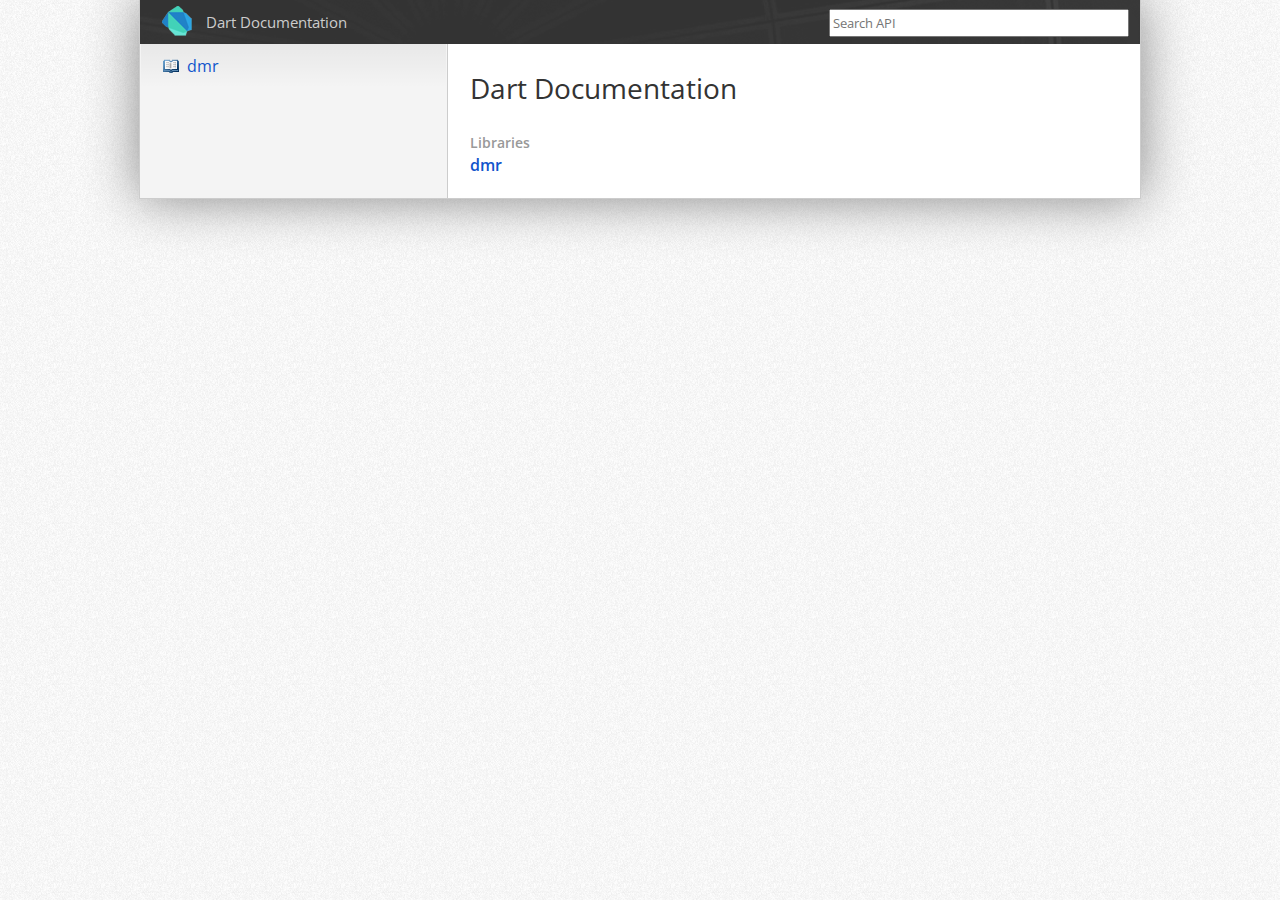
<file: index.html>
<!DOCTYPE html>
        <html>
        <head>
                <meta charset="utf-8">
        <title>Dart Documentation / Dart Documentation</title>
        <link rel="stylesheet" type="text/css"
            href="styles.css">
        <link href="//fonts.googleapis.com/css?family=Open+Sans:400,600,700,800" rel="stylesheet" type="text/css">
        <link rel="shortcut icon" href="favicon.ico">
        
        </head>
        <body>
        <div class="page">
        <div class="header">
          <a href="index.html"><div class="logo"></div></a>
          <a href="index.html">Dart Documentation</a>
                <div id="search-box">
          <input type="search" name="q" id="q" autocomplete="off"
              class="search-input" placeholder="Search API">
        </div>
        
      </div>
      <div class="drop-down" id="drop-down"></div>
      
        <div class="nav">
        
</div>
<div class="content">
<h2>Dart Documentation</h2>
<h3>Libraries</h3>
<h4><a href="dmr.html">dmr</a></h4>
        </div>
        <div class="clear"></div>
        </div>
        <div class="footer">
          
        </div>
        <script async src="client-live-nav.js"></script>
        </body></html>
</file>
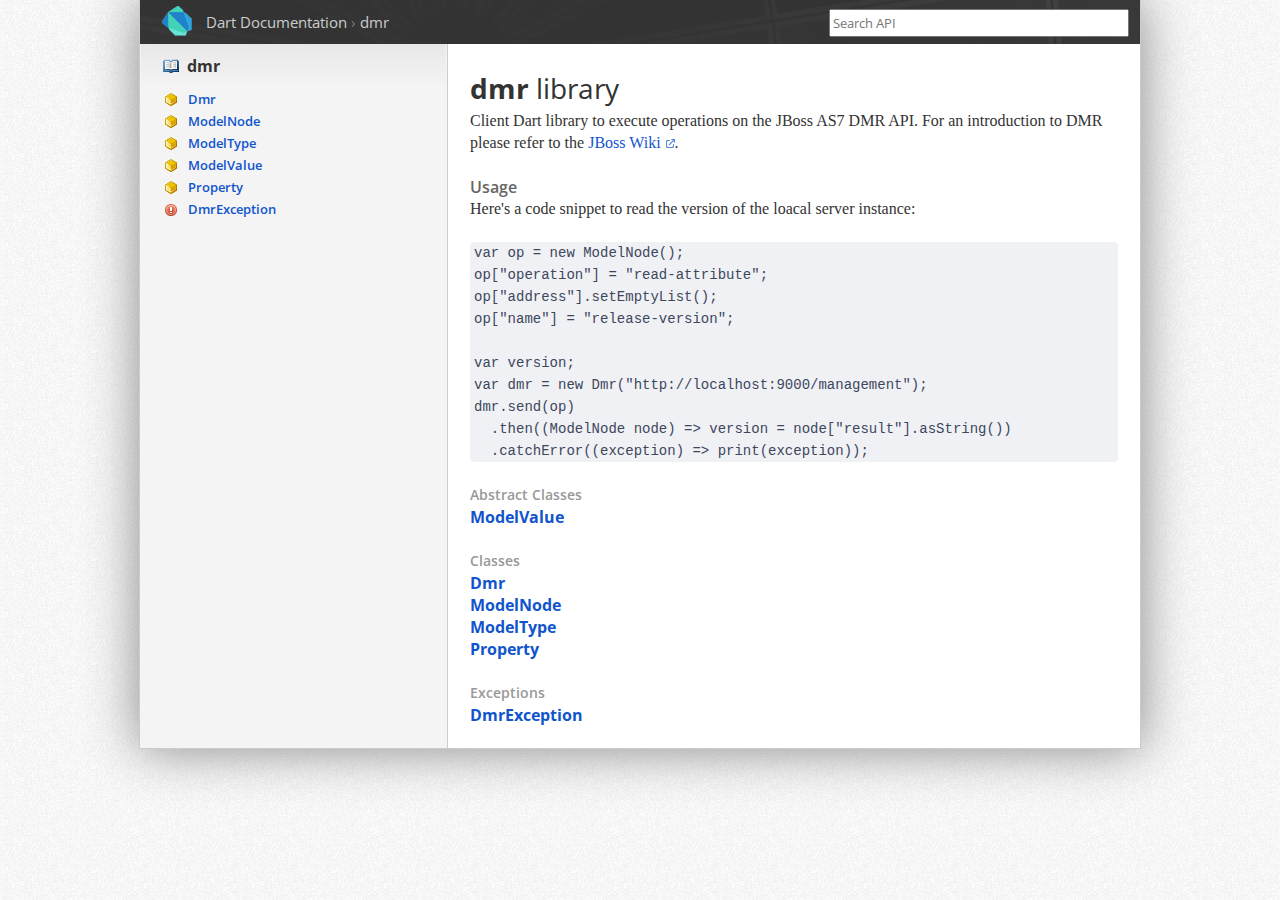
<file: dmr.html>
<!DOCTYPE html>
        <html>
        <head>
                <meta charset="utf-8">
        <title>dmr Library / Dart Documentation</title>
        <link rel="stylesheet" type="text/css"
            href="styles.css">
        <link href="//fonts.googleapis.com/css?family=Open+Sans:400,600,700,800" rel="stylesheet" type="text/css">
        <link rel="shortcut icon" href="favicon.ico">
        
        </head>
        <body data-library="dmr">
        <div class="page">
        <div class="header">
          <a href="index.html"><div class="logo"></div></a>
          <a href="index.html">Dart Documentation</a>
         &rsaquo; <a href="dmr.html">dmr</a>        <div id="search-box">
          <input type="search" name="q" id="q" autocomplete="off"
              class="search-input" placeholder="Search API">
        </div>
        
      </div>
      <div class="drop-down" id="drop-down"></div>
      
        <div class="nav">
        
</div>
<div class="content">
<h2><strong>dmr</strong> library</h2>
<div class="doc"><p>Client Dart library to execute operations on the JBoss AS7 DMR API.
For an introduction to DMR please refer to the <a href="https://docs.jboss.org/author/display/AS7/Detyped+management+and+the+jboss-dmr+library">JBoss Wiki</a>.</p>
<h2>Usage</h2>
<p>Here's a code snippet to read the version of the loacal server instance:</p>
<pre><code>var op = new ModelNode();
op["operation"] = "read-attribute";
op["address"].setEmptyList();
op["name"] = "release-version";

var version;
var dmr = new Dmr("http://localhost:9000/management");
dmr.send(op)
  .then((ModelNode node) =&gt; version = node["result"].asString())
  .catchError((exception) =&gt; print(exception));
</code></pre></div>
<div>
<h3>Abstract Classes</h3>
          <div class="type">
          <h4>
            <a href="dmr/ModelValue.html"><strong>ModelValue</strong></a>
          </h4>
          </div>
          
</div>
<div>
<h3>Classes</h3>
          <div class="type">
          <h4>
            <a href="dmr/Dmr.html"><strong>Dmr</strong></a>
          </h4>
          </div>
          
          <div class="type">
          <h4>
            <a href="dmr/ModelNode.html"><strong>ModelNode</strong></a>
          </h4>
          </div>
          
          <div class="type">
          <h4>
            <a href="dmr/ModelType.html"><strong>ModelType</strong></a>
          </h4>
          </div>
          
          <div class="type">
          <h4>
            <a href="dmr/Property.html"><strong>Property</strong></a>
          </h4>
          </div>
          
</div>
<div>
<h3>Exceptions</h3>
          <div class="type">
          <h4>
            <a href="dmr/DmrException.html"><strong>DmrException</strong></a>
          </h4>
          </div>
          
</div>
        </div>
        <div class="clear"></div>
        </div>
        <div class="footer">
          
        </div>
        <script async src="client-live-nav.js"></script>
        </body></html>
</file>
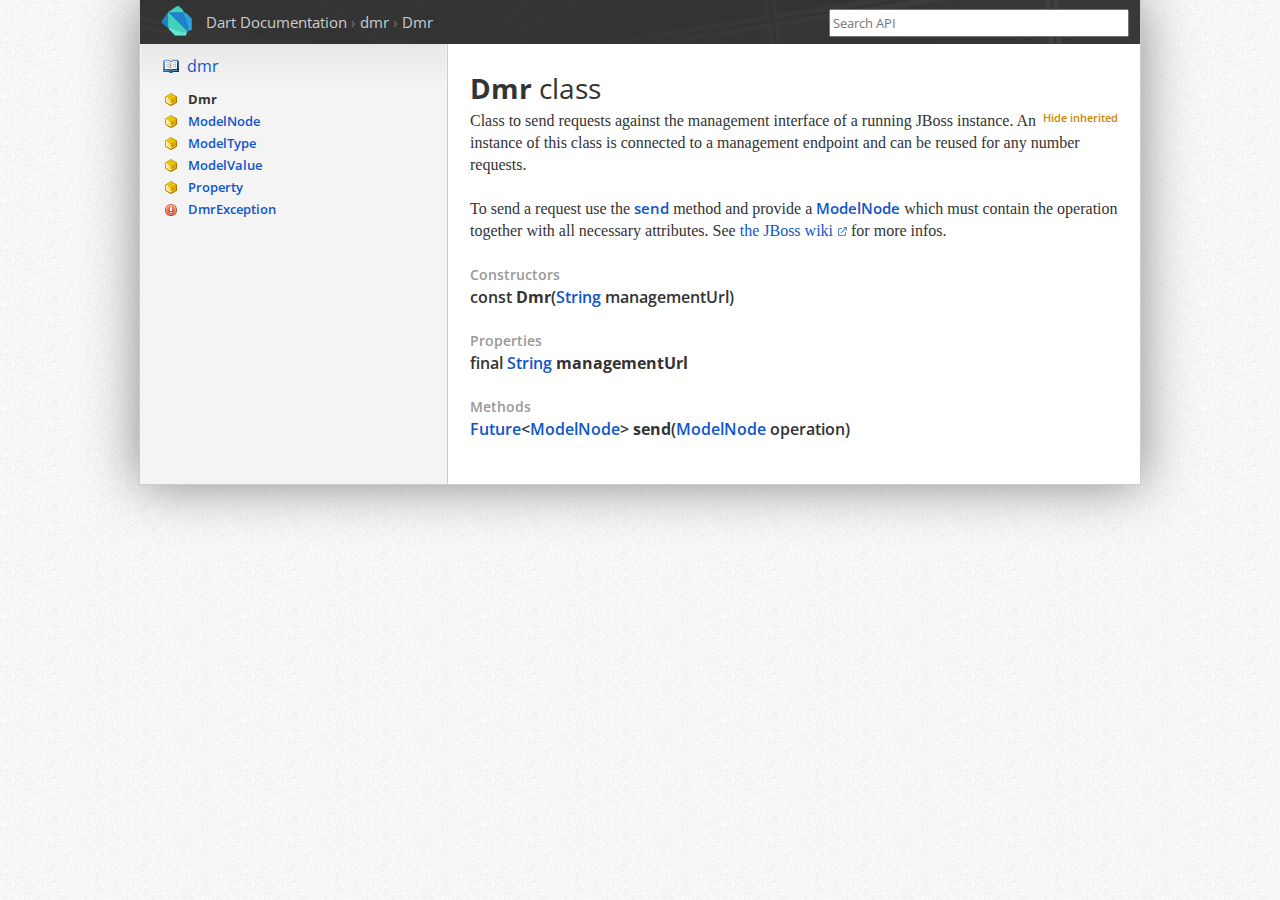
<file: dmr/Dmr.html>
<!DOCTYPE html>
        <html>
        <head>
                <meta charset="utf-8">
        <title>Dmr class / dmr Library / Dart Documentation</title>
        <link rel="stylesheet" type="text/css"
            href="../styles.css">
        <link href="//fonts.googleapis.com/css?family=Open+Sans:400,600,700,800" rel="stylesheet" type="text/css">
        <link rel="shortcut icon" href="../favicon.ico">
        
        </head>
        <body data-library="dmr" data-type="Dmr">
        <div class="page">
        <div class="header">
          <a href="../index.html"><div class="logo"></div></a>
          <a href="../index.html">Dart Documentation</a>
         &rsaquo; <a href="../dmr.html">dmr</a> &rsaquo; <a href="../dmr/Dmr.html">Dmr</a>        <div id="search-box">
          <input type="search" name="q" id="q" autocomplete="off"
              class="search-input" placeholder="Search API">
        </div>
        
      </div>
      <div class="drop-down" id="drop-down"></div>
      
        <div class="nav">
        
</div>
<div class="content">
        <h2><strong>Dmr</strong>
          class
        </h2>
        
<button id="show-inherited" class="show-inherited">Hide inherited</button>
<div class="doc">
<p>Class to send requests against the management interface of a running JBoss 
instance. An instance of this class is connected to a management endpoint 
and can be reused for any number requests. </p>
<p>To send a request use the <a class="crossref" href="../dmr/Dmr.html#send">send</a> method and provide a <a class="crossref" href="../dmr/ModelNode.html">ModelNode</a> which 
must contain the operation together with all necessary attributes. See
<a href="https://docs.jboss.org/author/display/AS72/Management+API+reference">the JBoss wiki</a> for
more infos.</p>
<pre class="source">
class Dmr {

 final String managementUrl;

 const Dmr(this.managementUrl);

 Future&lt;ModelNode&gt; send(ModelNode operation) {
   var completer = new Completer&lt;ModelNode&gt;();
   var httpRequest = new HttpRequest();

   httpRequest.open("POST", managementUrl);
   httpRequest.setRequestHeader("Content-type","application/dmr-encoded");
   httpRequest.setRequestHeader("Accept","application/dmr-encoded");
   httpRequest.withCredentials = true;
   httpRequest.onLoadEnd.listen((e) {
     if (httpRequest.status == 200) {
       try {
         var node = ModelNode.fromBase64(httpRequest.responseText);
         completer.complete(node);
       } catch (e) {
         completer.completeError(new DmrException("Error parsing DMR response: $e"));
       }
     } else if (httpRequest.status == 401) {
       completer.completeError(new DmrException("Authentication required."));
     } else if (httpRequest.status == 503) {
       completer.completeError(new DmrException("Service temporarily unavailable. Is the server is still booting?"));
     } else if (httpRequest.status == 0) {
       completer.completeError(new DmrException("Unable to connect. Server running?"));
     } else {
     completer.completeError(new DmrException("Unknown error: ${httpRequest.status} - ${httpRequest.statusText}"));
     }
   });
   httpRequest.send(operation.toBase64());

   return completer.future;
 }
}
</pre>
</div>
<div>
<h3>Constructors</h3>
<div class="method"><h4 id="Dmr">
<button class="show-code">Code</button>
const <strong>Dmr</strong>(<a href="http://api.dartlang.org/dart_core/String.html">String</a> managementUrl) <a class="anchor-link" href="#Dmr"
              title="Permalink to Dmr.Dmr">#</a></h4>
<div class="doc">
<pre class="source">
const Dmr(this.managementUrl);
</pre>
</div>
</div>
</div>
<div>
<h3>Properties</h3>
<div class="field"><h4 id="managementUrl">
<button class="show-code">Code</button>
final <a href="http://api.dartlang.org/dart_core/String.html">String</a>         <strong>managementUrl</strong> <a class="anchor-link"
            href="#managementUrl"
            title="Permalink to Dmr.managementUrl">#</a>
        </h4>
        <div class="doc">
<pre class="source">
final String managementUrl
</pre>
</div>
</div>
</div>
<div>
<h3>Methods</h3>
<div class="method"><h4 id="send">
<button class="show-code">Code</button>
<a href="http://api.dartlang.org/dart_async/Future.html">Future</a>&lt;<a href="../dmr/ModelNode.html">ModelNode</a>&gt; <strong>send</strong>(<a href="../dmr/ModelNode.html">ModelNode</a> operation) <a class="anchor-link" href="#send"
              title="Permalink to Dmr.send">#</a></h4>
<div class="doc">
<pre class="source">
Future&lt;ModelNode&gt; send(ModelNode operation) {
 var completer = new Completer&lt;ModelNode&gt;();
 var httpRequest = new HttpRequest();

 httpRequest.open("POST", managementUrl);
 httpRequest.setRequestHeader("Content-type","application/dmr-encoded");
 httpRequest.setRequestHeader("Accept","application/dmr-encoded");
 httpRequest.withCredentials = true;
 httpRequest.onLoadEnd.listen((e) {
   if (httpRequest.status == 200) {
     try {
       var node = ModelNode.fromBase64(httpRequest.responseText);
       completer.complete(node);
     } catch (e) {
       completer.completeError(new DmrException("Error parsing DMR response: $e"));
     }
   } else if (httpRequest.status == 401) {
     completer.completeError(new DmrException("Authentication required."));
   } else if (httpRequest.status == 503) {
     completer.completeError(new DmrException("Service temporarily unavailable. Is the server is still booting?"));
   } else if (httpRequest.status == 0) {
     completer.completeError(new DmrException("Unable to connect. Server running?"));
   } else {
   completer.completeError(new DmrException("Unknown error: ${httpRequest.status} - ${httpRequest.statusText}"));
   }
 });
 httpRequest.send(operation.toBase64());

 return completer.future;
}
</pre>
</div>
</div>
</div>
        </div>
        <div class="clear"></div>
        </div>
        <div class="footer">
          
        </div>
        <script async src="../client-live-nav.js"></script>
        </body></html>
</file>
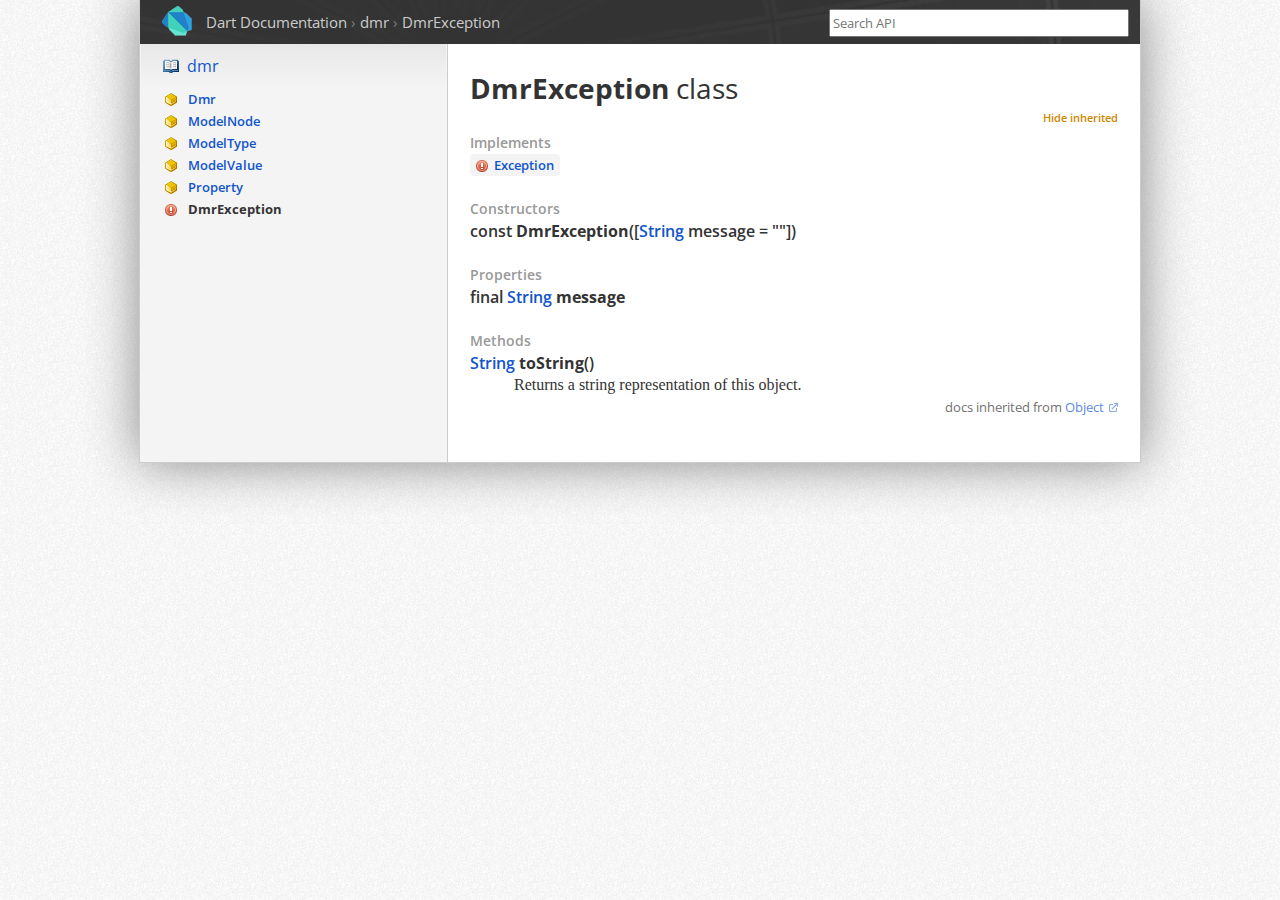
<file: dmr/DmrException.html>
<!DOCTYPE html>
        <html>
        <head>
                <meta charset="utf-8">
        <title>DmrException class / dmr Library / Dart Documentation</title>
        <link rel="stylesheet" type="text/css"
            href="../styles.css">
        <link href="//fonts.googleapis.com/css?family=Open+Sans:400,600,700,800" rel="stylesheet" type="text/css">
        <link rel="shortcut icon" href="../favicon.ico">
        
        </head>
        <body data-library="dmr" data-type="DmrException">
        <div class="page">
        <div class="header">
          <a href="../index.html"><div class="logo"></div></a>
          <a href="../index.html">Dart Documentation</a>
         &rsaquo; <a href="../dmr.html">dmr</a> &rsaquo; <a href="../dmr/DmrException.html">DmrException</a>        <div id="search-box">
          <input type="search" name="q" id="q" autocomplete="off"
              class="search-input" placeholder="Search API">
        </div>
        
      </div>
      <div class="drop-down" id="drop-down"></div>
      
        <div class="nav">
        
</div>
<div class="content">
        <h2><strong>DmrException</strong>
          class
        </h2>
        
<button id="show-inherited" class="show-inherited">Hide inherited</button>
<div class="doc">
<pre class="source">
class DmrException implements Exception {

 final String message;

 const DmrException([this.message = ""]);

 String toString() =&gt; "DmrException: $message";
}
</pre>
</div>
<h3>Implements</h3>
<p>
<span class="type-box"><span class="icon-exception"></span><a href="../dart_core/Exception.html">Exception</a></span></p>
<div>
<h3>Constructors</h3>
<div class="method"><h4 id="DmrException">
<button class="show-code">Code</button>
const <strong>DmrException</strong>([<a href="http://api.dartlang.org/dart_core/String.html">String</a> message = ""]) <a class="anchor-link" href="#DmrException"
              title="Permalink to DmrException.DmrException">#</a></h4>
<div class="doc">
<pre class="source">
const DmrException([this.message = ""]);
</pre>
</div>
</div>
</div>
<div>
<h3>Properties</h3>
<div class="field"><h4 id="message">
<button class="show-code">Code</button>
final <a href="http://api.dartlang.org/dart_core/String.html">String</a>         <strong>message</strong> <a class="anchor-link"
            href="#message"
            title="Permalink to DmrException.message">#</a>
        </h4>
        <div class="doc">
<pre class="source">
final String message
</pre>
</div>
</div>
</div>
<div>
<h3>Methods</h3>
<div class="method"><h4 id="toString">
<button class="show-code">Code</button>
<a href="http://api.dartlang.org/dart_core/String.html">String</a> <strong>toString</strong>() <a class="anchor-link" href="#toString"
              title="Permalink to DmrException.toString">#</a></h4>
<div class="doc">
<div class="inherited">
<p>Returns a string representation of this object.</p>
<div class="docs-inherited-from">docs inherited from <a href="http://api.dartlang.org/dart_core/Object.html">Object</a> </div></div>
<pre class="source">
String toString() =&gt; "DmrException: $message";
</pre>
</div>
</div>
</div>
        </div>
        <div class="clear"></div>
        </div>
        <div class="footer">
          
        </div>
        <script async src="../client-live-nav.js"></script>
        </body></html>
</file>
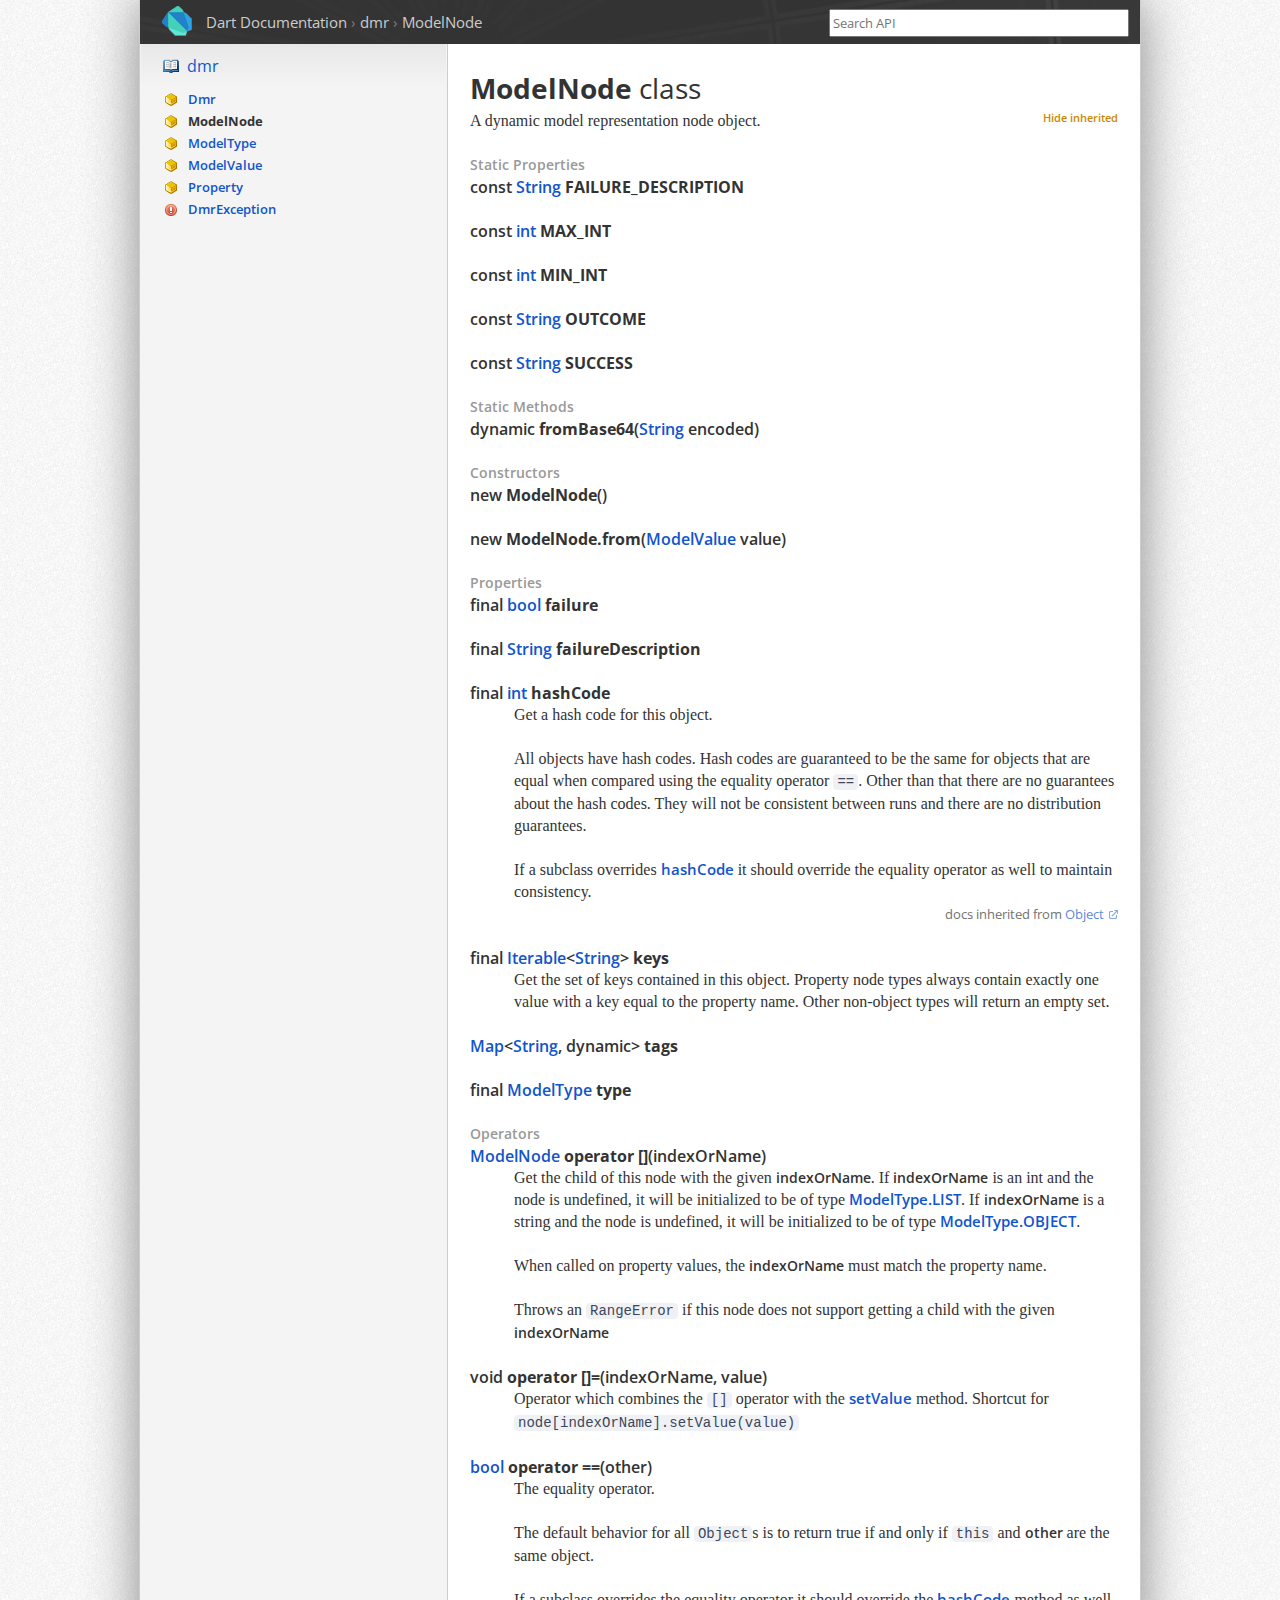
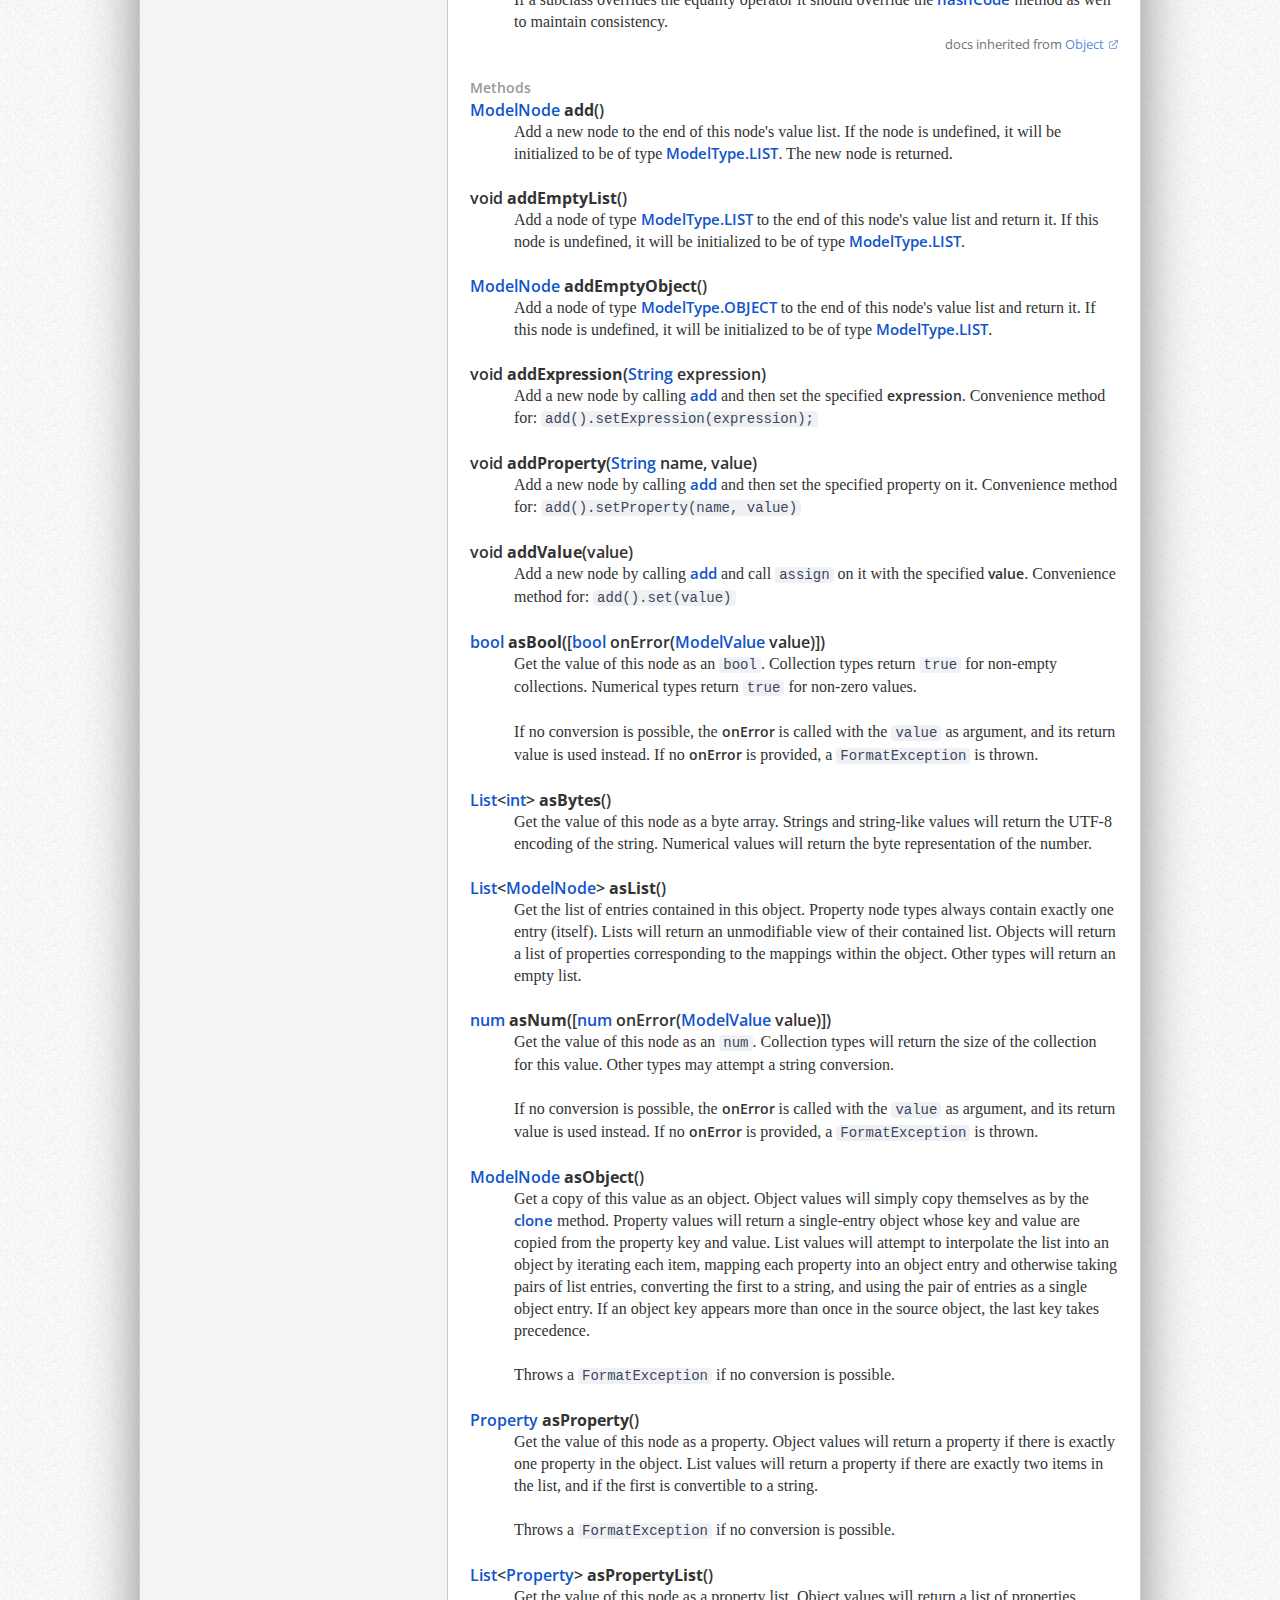
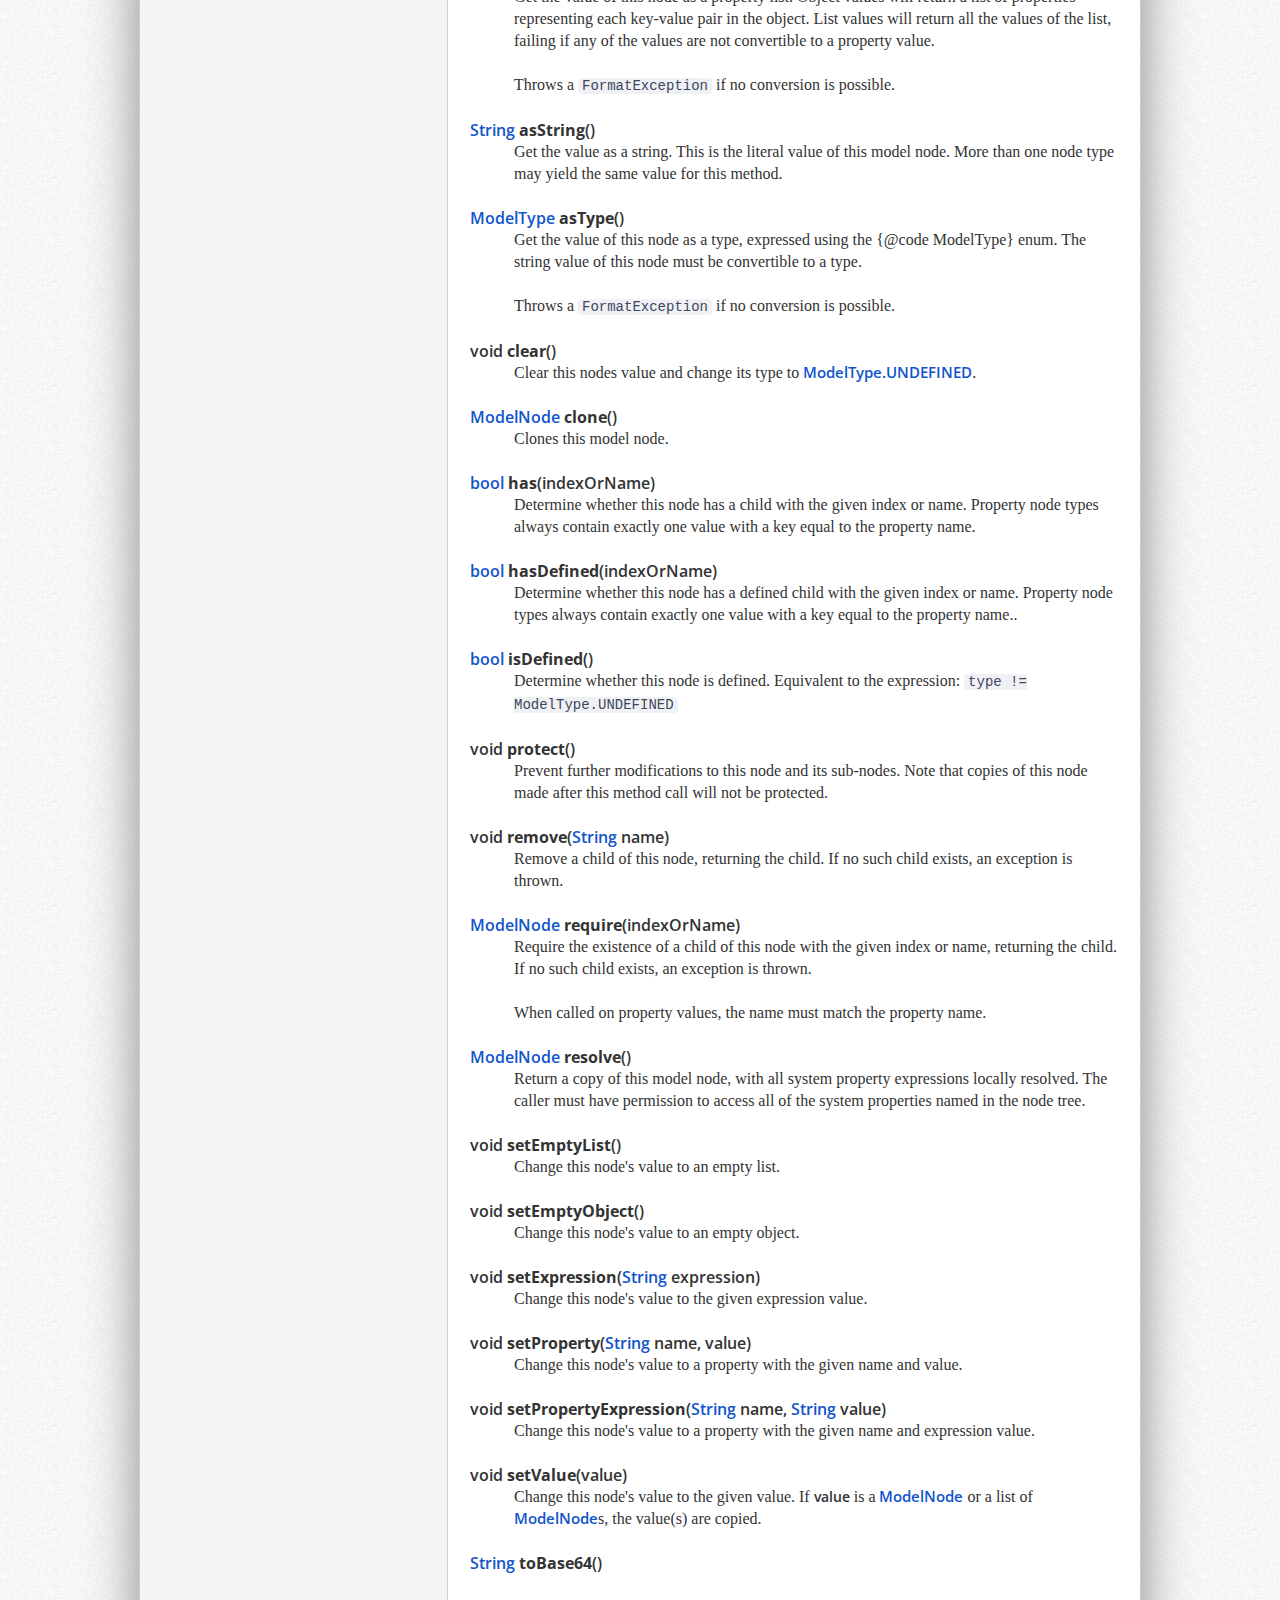
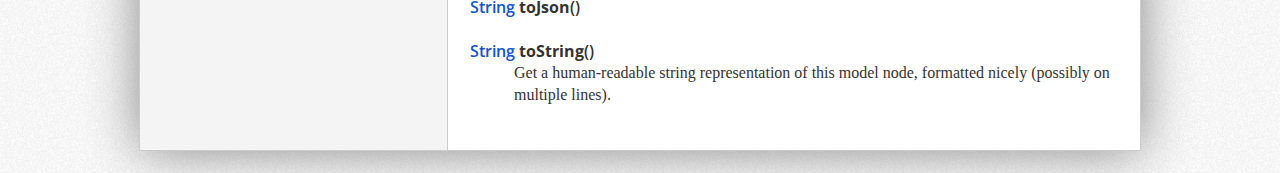
<file: dmr/ModelNode.html>
<!DOCTYPE html>
        <html>
        <head>
                <meta charset="utf-8">
        <title>ModelNode class / dmr Library / Dart Documentation</title>
        <link rel="stylesheet" type="text/css"
            href="../styles.css">
        <link href="//fonts.googleapis.com/css?family=Open+Sans:400,600,700,800" rel="stylesheet" type="text/css">
        <link rel="shortcut icon" href="../favicon.ico">
        
        </head>
        <body data-library="dmr" data-type="ModelNode">
        <div class="page">
        <div class="header">
          <a href="../index.html"><div class="logo"></div></a>
          <a href="../index.html">Dart Documentation</a>
         &rsaquo; <a href="../dmr.html">dmr</a> &rsaquo; <a href="../dmr/ModelNode.html">ModelNode</a>        <div id="search-box">
          <input type="search" name="q" id="q" autocomplete="off"
              class="search-input" placeholder="Search API">
        </div>
        
      </div>
      <div class="drop-down" id="drop-down"></div>
      
        <div class="nav">
        
</div>
<div class="content">
        <h2><strong>ModelNode</strong>
          class
        </h2>
        
<button id="show-inherited" class="show-inherited">Hide inherited</button>
<div class="doc">
<p>A dynamic model representation node object.</p>
<pre class="source">
class ModelNode {

 static const int MIN_INT = -2147483648;
 static const int MAX_INT = 2147483647;
 static const String OUTCOME = "outcome";
 static const String SUCCESS = "success";
 static const String FAILURE_DESCRIPTION = "failure-description";

 bool _protect;

 ModelValue _value;

 Map&lt;String, dynamic&gt; tags;

 ModelNode() {
   _protect = false;
   tags = new Map&lt;String, dynamic&gt;();
   _value = new _UndefinedValue();
 }

 ModelNode.from(ModelValue value) {
   _protect = false;
   tags = new Map&lt;String, dynamic&gt;();
   _value = value;
 }


 //---------------------------------------- as methods

 /**
  * Get the value of this node as an `num`. Collection types will return the size
  * of the collection for this value.  Other types may attempt a string conversion.
  *
  * If no conversion is possible, the [onError] is called with the [value] as argument, and its return
  * value is used instead. If no [onError] is provided, a [FormatException] is thrown.
  */
 num asNum([num onError(ModelValue value)]) =&gt; _value.asNum(onError);

 /**
  * Get the value of this node as an `bool`. Collection types return `true` for non-empty
  * collections. Numerical types return `true` for non-zero values.
  *
  * If no conversion is possible, the [onError] is called with the [value] as argument, and its return
  * value is used instead. If no [onError] is provided, a [FormatException] is thrown.
  */
 bool asBool([bool onError(ModelValue value)]) =&gt; _value.asBool(onError);

 /**
  * Get the value as a string. This is the literal value of this model node. More than one node type may
  * yield the same value for this method.
  */
 String asString() =&gt; _value.asString();

 /**
  * Get the value of this node as a byte array.  Strings and string-like values will return
  * the UTF-8 encoding of the string.  Numerical values will return the byte representation of the
  * number.
  */
 List&lt;int&gt; asBytes() =&gt; _value.asBytes();

 /**
  * Get the value of this node as a property. Object values will return a property if there is exactly one
  * property in the object. List values will return a property if there are exactly two items in the list,
  * and if the first is convertible to a string.
  *
  * Throws a [FormatException] if no conversion is possible.
  */
 Property asProperty() =&gt; _value.asProperty();

 /**
  * Get the value of this node as a property list. Object values will return a list of properties representing
  * each key-value pair in the object. List values will return all the values of the list, failing if any of the
  * values are not convertible to a property value.
  *
  * Throws a [FormatException] if no conversion is possible.
  */
 List&lt;Property&gt; asPropertyList() =&gt; _value.asPropertyList();

 /**
  * Get a copy of this value as an object. Object values will simply copy themselves as by the [clone] method.
  * Property values will return a single-entry object whose key and value are copied from the property key and value.
  * List values will attempt to interpolate the list into an object by iterating each item, mapping each property
  * into an object entry and otherwise taking pairs of list entries, converting the first to a string, and using the
  * pair of entries as a single object entry.  If an object key appears more than once in the source object, the last
  * key takes precedence.
  *
  * Throws a [FormatException] if no conversion is possible.
  */
 ModelNode asObject() =&gt; _value.asObject();

 /**
  * Get the value of this node as a type, expressed using the {@code ModelType} enum. The string
  * value of this node must be convertible to a type.
  *
  * Throws a [FormatException] if no conversion is possible.
  */
 ModelType asType() =&gt; _value.asType();

 /**
  * Get the list of entries contained in this object. Property node types always contain exactly one entry (itself).
  * Lists will return an unmodifiable view of their contained list. Objects will return a list of properties corresponding
  * to the mappings within the object. Other types will return an empty list.
  */
 List&lt;ModelNode&gt; asList() =&gt; _value.asList();


 //---------------------------------------- [], is, has, getter methods

 /**
  * Get the child of this node with the given [indexOrName]. If [indexOrName] is an int and the node is undefined,
  * it will be initialized to be of type [ModelType.LIST]. If [indexOrName] is a string and the node is undefined,
  * it will be initialized to be of type [ModelType.OBJECT].
  *
  * When called on property values, the [indexOrName] must match the property name.
  *
  * Throws an [RangeError] if this node does not support getting a child with the given [indexOrName]
  */
 ModelNode operator [](indexOrName) {
   if (indexOrName is int) {
     if (_hasUndefinedValue()) {
       _assertNotProtected();
       _value = new _ListValue();
     }
     return _value[indexOrName];
   } else if (indexOrName is String) {
     if (_hasUndefinedValue()) {
       _assertNotProtected();
       _value = new _ObjectValue();
     }
     return _value[indexOrName];
   }
   throw new RangeError("Invalid index $indexOrName");
 }

 /**
  * Determine whether this node has a child with the given index or name. Property node types always contain exactly one
  * value with a key equal to the property name.
  */
 bool has(indexOrName) =&gt; _value.has(indexOrName);

 /**
  * Determine whether this node has a defined child with the given index or name. Property node types always contain
  * exactly one value with a key equal to the property name..
  */
 bool hasDefined(indexOrName) =&gt; _value.has(indexOrName) &amp;&amp; _value[indexOrName].isDefined();

 /**
  * Determine whether this node is defined. Equivalent to the expression: `type != ModelType.UNDEFINED`
  */
 bool isDefined() =&gt; type != ModelType.UNDEFINED;

 bool _hasUndefinedValue() =&gt; _value == new _UndefinedValue();

 /**
  * Require the existence of a child of this node with the given index or name, returning the child. If no such
  * child exists, an exception is thrown.
  *
  * When called on property values, the name must match the property name.
  */
 ModelNode require(indexOrName) =&gt; _value.require(indexOrName);

 ModelType get type =&gt; _value.type;

 bool get failure =&gt; hasDefined(OUTCOME) &amp;&amp; this[OUTCOME].asString() != SUCCESS;

 String get failureDescription =&gt; hasDefined(FAILURE_DESCRIPTION) ? this[FAILURE_DESCRIPTION].asString() : "No failure-description provided";

 /**
  * Get the set of keys contained in this object. Property node types always contain exactly one value with a key
  * equal to the property name. Other non-object types will return an empty set.
  */
 Iterable&lt;String&gt; get keys =&gt; _value.keys;


 //---------------------------------------- setter methods

 /**
  * Change this node's value to the given value. If [value] is a [ModelNode] or a list of [ModelNode]s, the value(s)
  * are copied.
  */
 void setValue(value) {
   if (value == null) {
     throw new ArgumentError("Value must not be null");
   }
   _assertNotProtected();
   if (value is int) {
     if (value &lt; MIN_INT || value &gt; MAX_INT) {
       _value = new _NumValue(value, ModelType.LONG);
     } else {
       _value = new _NumValue(value, ModelType.INT);
     }
   } else if (value is double) {
     _value = new _NumValue(value, ModelType.DOUBLE);
   } else if (value is bool) {
     _value = new _BooleanValue(value);
   } else if (value is String) {
     _value = new _StringValue(value);
   } else if (value is Property) {
     _value = new _PropertyValue(value);
   } else if (value is ModelType) {
     _value = new _ModelTypeValue(value);
   } else if (value is ModelNode) {
     _value = (value as ModelNode)._value.copy();
   } else if (value is List &amp;&amp; !(value as List).isEmpty) {
     var elem = (value as List)[0];
     if (elem is int) {
       // we have a 'byte' array
       _value = new _BytesValue(value);
     } else if (elem is ModelNode) {
       // we have a list of ModelNode
       var newList = new List&lt;ModelNode&gt;();
       (value as List&lt;ModelNode&gt;).forEach((node) {
         if (node == null) {
           newList.add(new ModelNode());
         } else {
           newList.add(node.clone());
         }
       });
       _value = new _ListValue.from(newList);
     }
   }
 }

 /**
  * Change this node's value to a property with the given name and value.
  */
 void setProperty(String name, value) {
   if (name == null) {
     throw new ArgumentError("Name must not be null");
   }
   if (value == null) {
     throw new ArgumentError("Value must not be null");
   }
   _assertNotProtected();
   if (value is num || value is bool || value is String || value is Property) {
     var node = new ModelNode()..setValue(value);
     _value = new _PropertyValue.nameValue(name, node);
   } else if (value is ModelNode) {
     _value = new _PropertyValue.nameValue(name, value);
   }
   else if (value is List &amp;&amp; !(value as List).isEmpty &amp;&amp; (value as List)[0] is int) {
     // we have a 'byte' array
     var node = new ModelNode()..setValue(value);
     _value = new _PropertyValue.nameValue(name, node);
   }
 }

 /**
  * Change this node's value to an empty object.
  */
 void setEmptyObject() {
   _assertNotProtected();
   _value = new _ObjectValue();
 }

 /**
  * Change this node's value to an empty list.
  */
 void setEmptyList() {
   _assertNotProtected();
   _value = new _ListValue();
 }

 /**
  * Change this node's value to the given expression value.
  */
 void setExpression(String expression) {
   if (expression == null) {
     throw new ArgumentError("Value must not be null");
   }
   _assertNotProtected();
   _value = new _ExpressionValue(expression);
 }

 /**
  * Change this node's value to a property with the given name and expression value.
  */
 void setPropertyExpression(String name, String value) {
   _assertNotProtected();
   var node = new ModelNode()..setExpression(value);
   _value = new _PropertyValue.nameValue(name, node);
 }

 /**
  * Operator which combines the `[]` operator with the [setValue] method.
  * Shortcut for `node[indexOrName].setValue(value)`
  */
 void operator []=(indexOrName, value) =&gt; this[indexOrName].setValue(value);


 //---------------------------------------- add methods

 /**
  * Add a new node to the end of this node's value list. If the node is undefined, it will be initialized to be of
  * type [ModelType.LIST]. The new node is returned.
  */
 ModelNode add() {
   _assertNotProtected();
   if (_hasUndefinedValue()) {
     _value = new _ListValue();
   }
   return _value.add();
 }

 /**
  * Add a new node by calling [add] and call [assign] on it with the specified [value].
  * Convenience method for: `add().set(value)`
  */
 void addValue(value) =&gt; add().setValue(value);

 /**
  * Add a new node by calling [add] and then set the specified property on it.
  * Convenience method for: `add().setProperty(name, value)`
  */
 void addProperty(String name, value) =&gt; add().setProperty(name, value);

 /**
  * Add a new node by calling [add] and then set the specified [expression].
  * Convenience method for: `add().setExpression(expression);`
  */
 void addExpression(String expression) =&gt; add().setExpression(expression);

 /**
  * Add a node of type [ModelType.OBJECT] to the end of this node's value list and return it. If this node is
  * undefined, it will be initialized to be of type [ModelType.LIST].
  */
 ModelNode addEmptyObject() {
   var node = add();
   node.setEmptyObject();
   return node;
 }

 /**
  * Add a node of type [ModelType.LIST] to the end of this node's value list and return it. If this node is
  * undefined, it will be initialized to be of type [ModelType.LIST].
  */
 void addEmptyList() {
   var node = add();
   node.setEmptyList();
 }


 //---------------------------------------- misc methods

 /**
  * Clear this nodes value and change its type to [ModelType.UNDEFINED].
  */
 void clear() {
   _assertNotProtected();
   _value = new _UndefinedValue();
 }

 /**
  * Remove a child of this node, returning the child.  If no such child exists, an exception is thrown.
  */
 void remove(String name) =&gt; _value.remove(name);

 /**
  * Return a copy of this model node, with all system property expressions locally resolved. The caller must have
  * permission to access all of the system properties named in the node tree.
  */
 ModelNode resolve() =&gt; new ModelNode()..resolve();

 /**
  * Prevent further modifications to this node and its sub-nodes.  Note that copies
  * of this node made after this method call will not be protected.
  */
 void protect() {
   if (!_protect) {
     _protect = true;
     _value.protect();
   }
 }

 void _assertNotProtected() {
   if (_protect) {
     throw new StateError("ModelNode is protected against modifications");
   }
 }

 /**
  * Clones this model node.
  */
 ModelNode clone() =&gt; new ModelNode.from(_value.copy());


 //---------------------------------------- equal and hashCode

 bool operator ==(other) {
   if (identical(this, other)) {
     return true;
   }
   else if (other is ModelNode) {
     return _value == (other as ModelNode)._value;
   }
   return false;
 }

 int get hashCode =&gt; _value.hashCode;


 //---------------------------------------- string and format methods

 /**
  * Get a human-readable string representation of this model node, formatted nicely (possibly on multiple lines).
  */
 String toString() =&gt; _value.toString();

 String toJson() =&gt; _value.toJson();

 void _format(StringBuffer buffer, bool json, [int indent = 0]) =&gt; _value._format(buffer, json, indent);


 //---------------------------------------- external and base64 methods

 String toBase64() {
   var output = new _DataOutput();
   _writeExternal(output);
   return _Base64.encode(output.bytes);
 }

 static fromBase64(String encoded) {
   // Smilla was here!
   var node = new ModelNode();
   node._readExternal(new _DataInput(_Base64.decode(encoded)));
   return node;
 }

 void _readExternal(_DataInput input) {
   _assertNotProtected();
   ModelType type = new ModelType(new String.fromCharCode(input.readByte()));
   switch (type) {
     case ModelType.UNDEFINED:
       _value = new _UndefinedValue();
       break;
     case ModelType.BIG_DECIMAL:
     case ModelType.BIG_INTEGER:
       throw new UnsupportedError("Decoding / encoding ${ModelType.BIG_INTEGER} and ${ModelType.BIG_DECIMAL} is not supported yet!");
     case ModelType.BOOLEAN:
       _value = new _BooleanValue(input.readBool());
       break;
     case ModelType.BYTES:
       int length = input.readNum(ModelType.INT);
       _value = new _BytesValue(input.readBytes(length));
       break;
     case ModelType.DOUBLE:
       _value = new _NumValue(input.readNum(ModelType.DOUBLE), ModelType.DOUBLE);
       break;
     case ModelType.EXPRESSION:
       _value = new _ExpressionValue(input.readUtf());
       break;
     case ModelType.INT:
       _value = new _NumValue(input.readNum(ModelType.INT), ModelType.INT);
       break;
     case ModelType.LIST:
       int length = input.readNum(ModelType.INT);
       var list = new List&lt;ModelNode&gt;();
       for (int i = 0; i &lt; length; i ++) {
         var node = new ModelNode();
         node._readExternal(input);
         list.add(node);
       }
       _value = new _ListValue.from(list);
       break;
     case ModelType.LONG:
       _value = new _NumValue(input.readNum(ModelType.INT), ModelType.INT);
       break;
     case ModelType.OBJECT:
       int length = input.readNum(ModelType.INT);
       var data = new LinkedHashMap&lt;String, ModelNode&gt;();
       for (int i = 0; i &lt; length; i ++) {
         var key = input.readUtf();
         var value = new ModelNode();
         value._readExternal(input);
         data[key] = value;
       }
       _value = new _ObjectValue.from(data);
       break;
     case ModelType.PROPERTY:
       var name = input.readUtf();
       var value = new ModelNode();
       value._readExternal(input);
       _value = new _PropertyValue.nameValue(name, value);
       break;
     case ModelType.STRING:
       _value = new _StringValue(input.readUtf());
       break;
     case ModelType.TYPE:
       var t = new ModelType(new String.fromCharCode(input.readByte()));
       _value = new _ModelTypeValue(t);
       break;
     default:
       throw new StateError("Illegal type read: $type");
   }
 }

 void _writeExternal(_DataOutput output) {
   output.writeByte(type.id.codeUnitAt(0));
   _value._writeExternal(output);
 }
}
</pre>
</div>
<div>
<h3>Static Properties</h3>
<div class="field"><h4 id="FAILURE_DESCRIPTION">
<button class="show-code">Code</button>
const <a href="http://api.dartlang.org/dart_core/String.html">String</a>         <strong>FAILURE_DESCRIPTION</strong> <a class="anchor-link"
            href="#FAILURE_DESCRIPTION"
            title="Permalink to ModelNode.FAILURE_DESCRIPTION">#</a>
        </h4>
        <div class="doc">
<pre class="source">
static const String FAILURE_DESCRIPTION = "failure-description"
</pre>
</div>
</div>
<div class="field"><h4 id="MAX_INT">
<button class="show-code">Code</button>
const <a href="http://api.dartlang.org/dart_core/int.html">int</a>         <strong>MAX_INT</strong> <a class="anchor-link"
            href="#MAX_INT"
            title="Permalink to ModelNode.MAX_INT">#</a>
        </h4>
        <div class="doc">
<pre class="source">
static const int MAX_INT = 2147483647
</pre>
</div>
</div>
<div class="field"><h4 id="MIN_INT">
<button class="show-code">Code</button>
const <a href="http://api.dartlang.org/dart_core/int.html">int</a>         <strong>MIN_INT</strong> <a class="anchor-link"
            href="#MIN_INT"
            title="Permalink to ModelNode.MIN_INT">#</a>
        </h4>
        <div class="doc">
<pre class="source">
static const int MIN_INT = -2147483648
</pre>
</div>
</div>
<div class="field"><h4 id="OUTCOME">
<button class="show-code">Code</button>
const <a href="http://api.dartlang.org/dart_core/String.html">String</a>         <strong>OUTCOME</strong> <a class="anchor-link"
            href="#OUTCOME"
            title="Permalink to ModelNode.OUTCOME">#</a>
        </h4>
        <div class="doc">
<pre class="source">
static const String OUTCOME = "outcome"
</pre>
</div>
</div>
<div class="field"><h4 id="SUCCESS">
<button class="show-code">Code</button>
const <a href="http://api.dartlang.org/dart_core/String.html">String</a>         <strong>SUCCESS</strong> <a class="anchor-link"
            href="#SUCCESS"
            title="Permalink to ModelNode.SUCCESS">#</a>
        </h4>
        <div class="doc">
<pre class="source">
static const String SUCCESS = "success"
</pre>
</div>
</div>
</div>
<div>
<h3>Static Methods</h3>
<div class="method"><h4 id="fromBase64">
<button class="show-code">Code</button>
dynamic <strong>fromBase64</strong>(<a href="http://api.dartlang.org/dart_core/String.html">String</a> encoded) <a class="anchor-link" href="#fromBase64"
              title="Permalink to ModelNode.fromBase64">#</a></h4>
<div class="doc">
<pre class="source">
static fromBase64(String encoded) {
 // Smilla was here!
 var node = new ModelNode();
 node._readExternal(new _DataInput(_Base64.decode(encoded)));
 return node;
}
</pre>
</div>
</div>
</div>
<div>
<h3>Constructors</h3>
<div class="method"><h4 id="ModelNode">
<button class="show-code">Code</button>
new <strong>ModelNode</strong>() <a class="anchor-link" href="#ModelNode"
              title="Permalink to ModelNode.ModelNode">#</a></h4>
<div class="doc">
<pre class="source">
ModelNode() {
 _protect = false;
 tags = new Map&lt;String, dynamic&gt;();
 _value = new _UndefinedValue();
}
</pre>
</div>
</div>
<div class="method"><h4 id="ModelNode.from">
<button class="show-code">Code</button>
new <strong>ModelNode.from</strong>(<a href="../dmr/ModelValue.html">ModelValue</a> value) <a class="anchor-link" href="#ModelNode.from"
              title="Permalink to ModelNode.ModelNode.from">#</a></h4>
<div class="doc">
<pre class="source">
ModelNode.from(ModelValue value) {
 _protect = false;
 tags = new Map&lt;String, dynamic&gt;();
 _value = value;
}
</pre>
</div>
</div>
</div>
<div>
<h3>Properties</h3>
<div class="field"><h4 id="failure">
<button class="show-code">Code</button>
final <a href="http://api.dartlang.org/dart_core/bool.html">bool</a>         <strong>failure</strong> <a class="anchor-link"
            href="#failure"
            title="Permalink to ModelNode.failure">#</a>
        </h4>
        <div class="doc">
<pre class="source">
bool get failure =&gt; hasDefined(OUTCOME) &amp;&amp; this[OUTCOME].asString() != SUCCESS;
</pre>
</div>
</div>
<div class="field"><h4 id="failureDescription">
<button class="show-code">Code</button>
final <a href="http://api.dartlang.org/dart_core/String.html">String</a>         <strong>failureDescription</strong> <a class="anchor-link"
            href="#failureDescription"
            title="Permalink to ModelNode.failureDescription">#</a>
        </h4>
        <div class="doc">
<pre class="source">
String get failureDescription =&gt; hasDefined(FAILURE_DESCRIPTION) ? this[FAILURE_DESCRIPTION].asString() : "No failure-description provided";
</pre>
</div>
</div>
<div class="field"><h4 id="hashCode">
<button class="show-code">Code</button>
final <a href="http://api.dartlang.org/dart_core/int.html">int</a>         <strong>hashCode</strong> <a class="anchor-link"
            href="#hashCode"
            title="Permalink to ModelNode.hashCode">#</a>
        </h4>
        <div class="doc">
<div class="inherited">
<p>Get a hash code for this object.</p>
<p>All objects have hash codes. Hash codes are guaranteed to be the
same for objects that are equal when compared using the equality
operator <code>==</code>. Other than that there are no guarantees about
the hash codes. They will not be consistent between runs and
there are no distribution guarantees.</p>
<p>If a subclass overrides <a class="crossref" href="../dmr/ModelNode.html#hashCode">hashCode</a> it should override the
equality operator as well to maintain consistency.</p>
<div class="docs-inherited-from">docs inherited from <a href="http://api.dartlang.org/dart_core/Object.html">Object</a> </div></div>
<pre class="source">
int get hashCode =&gt; _value.hashCode;
</pre>
</div>
</div>
<div class="field"><h4 id="keys">
<button class="show-code">Code</button>
final <a href="http://api.dartlang.org/dart_core/Iterable.html">Iterable</a>&lt;<a href="http://api.dartlang.org/dart_core/String.html">String</a>&gt;         <strong>keys</strong> <a class="anchor-link"
            href="#keys"
            title="Permalink to ModelNode.keys">#</a>
        </h4>
        <div class="doc">
<p>Get the set of keys contained in this object. Property node types always contain exactly one value with a key
equal to the property name. Other non-object types will return an empty set.</p>
<pre class="source">
Iterable&lt;String&gt; get keys =&gt; _value.keys;
</pre>
</div>
</div>
<div class="field"><h4 id="tags">
<button class="show-code">Code</button>
<a href="http://api.dartlang.org/dart_core/Map.html">Map</a>&lt;<a href="http://api.dartlang.org/dart_core/String.html">String</a>, dynamic&gt;         <strong>tags</strong> <a class="anchor-link"
            href="#tags"
            title="Permalink to ModelNode.tags">#</a>
        </h4>
        <div class="doc">
<pre class="source">
Map&lt;String, dynamic&gt; tags
</pre>
</div>
</div>
<div class="field"><h4 id="type">
<button class="show-code">Code</button>
final <a href="../dmr/ModelType.html">ModelType</a>         <strong>type</strong> <a class="anchor-link"
            href="#type"
            title="Permalink to ModelNode.type">#</a>
        </h4>
        <div class="doc">
<pre class="source">
ModelType get type =&gt; _value.type;
</pre>
</div>
</div>
</div>
<div>
<h3>Operators</h3>
<div class="method"><h4 id="[]">
<button class="show-code">Code</button>
<a href="../dmr/ModelNode.html">ModelNode</a> <strong>operator []</strong>(indexOrName) <a class="anchor-link" href="#[]"
              title="Permalink to ModelNode.operator []">#</a></h4>
<div class="doc">
<p>Get the child of this node with the given 
<span class="param">indexOrName</span>. If 
<span class="param">indexOrName</span> is an int and the node is undefined,
it will be initialized to be of type <a class="crossref" href="../dmr/ModelType.html#LIST">ModelType.LIST</a>. If 
<span class="param">indexOrName</span> is a string and the node is undefined,
it will be initialized to be of type <a class="crossref" href="../dmr/ModelType.html#OBJECT">ModelType.OBJECT</a>.</p>
<p>When called on property values, the 
<span class="param">indexOrName</span> must match the property name.</p>
<p>Throws an <code>RangeError</code> if this node does not support getting a child with the given 
<span class="param">indexOrName</span></p>
<pre class="source">
ModelNode operator [](indexOrName) {
 if (indexOrName is int) {
   if (_hasUndefinedValue()) {
     _assertNotProtected();
     _value = new _ListValue();
   }
   return _value[indexOrName];
 } else if (indexOrName is String) {
   if (_hasUndefinedValue()) {
     _assertNotProtected();
     _value = new _ObjectValue();
   }
   return _value[indexOrName];
 }
 throw new RangeError("Invalid index $indexOrName");
}
</pre>
</div>
</div>
<div class="method"><h4 id="[]=">
<button class="show-code">Code</button>
void <strong>operator []=</strong>(indexOrName, value) <a class="anchor-link" href="#[]="
              title="Permalink to ModelNode.operator []=">#</a></h4>
<div class="doc">
<p>Operator which combines the <code>[]</code> operator with the <a class="crossref" href="../dmr/ModelNode.html#setValue">setValue</a> method.
Shortcut for <code>node[indexOrName].setValue(value)</code></p>
<pre class="source">
void operator []=(indexOrName, value) =&gt; this[indexOrName].setValue(value);
</pre>
</div>
</div>
<div class="method"><h4 id="==">
<button class="show-code">Code</button>
<a href="http://api.dartlang.org/dart_core/bool.html">bool</a> <strong>operator ==</strong>(other) <a class="anchor-link" href="#=="
              title="Permalink to ModelNode.operator ==">#</a></h4>
<div class="doc">
<div class="inherited">
<p>The equality operator.</p>
<p>The default behavior for all <code>Object</code>s is to return true if and
only if <code>this</code> and 
<span class="param">other</span> are the same object.</p>
<p>If a subclass overrides the equality operator it should override
the <a class="crossref" href="../dmr/ModelNode.html#hashCode">hashCode</a> method as well to maintain consistency.</p>
<div class="docs-inherited-from">docs inherited from <a href="http://api.dartlang.org/dart_core/Object.html">Object</a> </div></div>
<pre class="source">
bool operator ==(other) {
 if (identical(this, other)) {
   return true;
 }
 else if (other is ModelNode) {
   return _value == (other as ModelNode)._value;
 }
 return false;
}
</pre>
</div>
</div>
</div>
<div>
<h3>Methods</h3>
<div class="method"><h4 id="add">
<button class="show-code">Code</button>
<a href="../dmr/ModelNode.html">ModelNode</a> <strong>add</strong>() <a class="anchor-link" href="#add"
              title="Permalink to ModelNode.add">#</a></h4>
<div class="doc">
<p>Add a new node to the end of this node's value list. If the node is undefined, it will be initialized to be of
type <a class="crossref" href="../dmr/ModelType.html#LIST">ModelType.LIST</a>. The new node is returned.</p>
<pre class="source">
ModelNode add() {
 _assertNotProtected();
 if (_hasUndefinedValue()) {
   _value = new _ListValue();
 }
 return _value.add();
}
</pre>
</div>
</div>
<div class="method"><h4 id="addEmptyList">
<button class="show-code">Code</button>
void <strong>addEmptyList</strong>() <a class="anchor-link" href="#addEmptyList"
              title="Permalink to ModelNode.addEmptyList">#</a></h4>
<div class="doc">
<p>Add a node of type <a class="crossref" href="../dmr/ModelType.html#LIST">ModelType.LIST</a> to the end of this node's value list and return it. If this node is
undefined, it will be initialized to be of type <a class="crossref" href="../dmr/ModelType.html#LIST">ModelType.LIST</a>.</p>
<pre class="source">
void addEmptyList() {
 var node = add();
 node.setEmptyList();
}
</pre>
</div>
</div>
<div class="method"><h4 id="addEmptyObject">
<button class="show-code">Code</button>
<a href="../dmr/ModelNode.html">ModelNode</a> <strong>addEmptyObject</strong>() <a class="anchor-link" href="#addEmptyObject"
              title="Permalink to ModelNode.addEmptyObject">#</a></h4>
<div class="doc">
<p>Add a node of type <a class="crossref" href="../dmr/ModelType.html#OBJECT">ModelType.OBJECT</a> to the end of this node's value list and return it. If this node is
undefined, it will be initialized to be of type <a class="crossref" href="../dmr/ModelType.html#LIST">ModelType.LIST</a>.</p>
<pre class="source">
ModelNode addEmptyObject() {
 var node = add();
 node.setEmptyObject();
 return node;
}
</pre>
</div>
</div>
<div class="method"><h4 id="addExpression">
<button class="show-code">Code</button>
void <strong>addExpression</strong>(<a href="http://api.dartlang.org/dart_core/String.html">String</a> expression) <a class="anchor-link" href="#addExpression"
              title="Permalink to ModelNode.addExpression">#</a></h4>
<div class="doc">
<p>Add a new node by calling <a class="crossref" href="../dmr/ModelNode.html#add">add</a> and then set the specified 
<span class="param">expression</span>.
Convenience method for: <code>add().setExpression(expression);</code></p>
<pre class="source">
void addExpression(String expression) =&gt; add().setExpression(expression);
</pre>
</div>
</div>
<div class="method"><h4 id="addProperty">
<button class="show-code">Code</button>
void <strong>addProperty</strong>(<a href="http://api.dartlang.org/dart_core/String.html">String</a> name, value) <a class="anchor-link" href="#addProperty"
              title="Permalink to ModelNode.addProperty">#</a></h4>
<div class="doc">
<p>Add a new node by calling <a class="crossref" href="../dmr/ModelNode.html#add">add</a> and then set the specified property on it.
Convenience method for: <code>add().setProperty(name, value)</code></p>
<pre class="source">
void addProperty(String name, value) =&gt; add().setProperty(name, value);
</pre>
</div>
</div>
<div class="method"><h4 id="addValue">
<button class="show-code">Code</button>
void <strong>addValue</strong>(value) <a class="anchor-link" href="#addValue"
              title="Permalink to ModelNode.addValue">#</a></h4>
<div class="doc">
<p>Add a new node by calling <a class="crossref" href="../dmr/ModelNode.html#add">add</a> and call <code>assign</code> on it with the specified 
<span class="param">value</span>.
Convenience method for: <code>add().set(value)</code></p>
<pre class="source">
void addValue(value) =&gt; add().setValue(value);
</pre>
</div>
</div>
<div class="method"><h4 id="asBool">
<button class="show-code">Code</button>
<a href="http://api.dartlang.org/dart_core/bool.html">bool</a> <strong>asBool</strong>([<a href="http://api.dartlang.org/dart_core/bool.html">bool</a> onError(<a href="../dmr/ModelValue.html">ModelValue</a> value)]) <a class="anchor-link" href="#asBool"
              title="Permalink to ModelNode.asBool">#</a></h4>
<div class="doc">
<p>Get the value of this node as an <code>bool</code>. Collection types return <code>true</code> for non-empty
collections. Numerical types return <code>true</code> for non-zero values.</p>
<p>If no conversion is possible, the 
<span class="param">onError</span> is called with the <code>value</code> as argument, and its return
value is used instead. If no 
<span class="param">onError</span> is provided, a <code>FormatException</code> is thrown.</p>
<pre class="source">
bool asBool([bool onError(ModelValue value)]) =&gt; _value.asBool(onError);
</pre>
</div>
</div>
<div class="method"><h4 id="asBytes">
<button class="show-code">Code</button>
<a href="http://api.dartlang.org/dart_core/List.html">List</a>&lt;<a href="http://api.dartlang.org/dart_core/int.html">int</a>&gt; <strong>asBytes</strong>() <a class="anchor-link" href="#asBytes"
              title="Permalink to ModelNode.asBytes">#</a></h4>
<div class="doc">
<p>Get the value of this node as a byte array.  Strings and string-like values will return
the UTF-8 encoding of the string.  Numerical values will return the byte representation of the
number.</p>
<pre class="source">
List&lt;int&gt; asBytes() =&gt; _value.asBytes();
</pre>
</div>
</div>
<div class="method"><h4 id="asList">
<button class="show-code">Code</button>
<a href="http://api.dartlang.org/dart_core/List.html">List</a>&lt;<a href="../dmr/ModelNode.html">ModelNode</a>&gt; <strong>asList</strong>() <a class="anchor-link" href="#asList"
              title="Permalink to ModelNode.asList">#</a></h4>
<div class="doc">
<p>Get the list of entries contained in this object. Property node types always contain exactly one entry (itself).
Lists will return an unmodifiable view of their contained list. Objects will return a list of properties corresponding
to the mappings within the object. Other types will return an empty list.</p>
<pre class="source">
List&lt;ModelNode&gt; asList() =&gt; _value.asList();
</pre>
</div>
</div>
<div class="method"><h4 id="asNum">
<button class="show-code">Code</button>
<a href="http://api.dartlang.org/dart_core/num.html">num</a> <strong>asNum</strong>([<a href="http://api.dartlang.org/dart_core/num.html">num</a> onError(<a href="../dmr/ModelValue.html">ModelValue</a> value)]) <a class="anchor-link" href="#asNum"
              title="Permalink to ModelNode.asNum">#</a></h4>
<div class="doc">
<p>Get the value of this node as an <code>num</code>. Collection types will return the size
of the collection for this value.  Other types may attempt a string conversion.</p>
<p>If no conversion is possible, the 
<span class="param">onError</span> is called with the <code>value</code> as argument, and its return
value is used instead. If no 
<span class="param">onError</span> is provided, a <code>FormatException</code> is thrown.</p>
<pre class="source">
num asNum([num onError(ModelValue value)]) =&gt; _value.asNum(onError);
</pre>
</div>
</div>
<div class="method"><h4 id="asObject">
<button class="show-code">Code</button>
<a href="../dmr/ModelNode.html">ModelNode</a> <strong>asObject</strong>() <a class="anchor-link" href="#asObject"
              title="Permalink to ModelNode.asObject">#</a></h4>
<div class="doc">
<p>Get a copy of this value as an object. Object values will simply copy themselves as by the <a class="crossref" href="../dmr/ModelNode.html#clone">clone</a> method.
Property values will return a single-entry object whose key and value are copied from the property key and value.
List values will attempt to interpolate the list into an object by iterating each item, mapping each property
into an object entry and otherwise taking pairs of list entries, converting the first to a string, and using the
pair of entries as a single object entry.  If an object key appears more than once in the source object, the last
key takes precedence.</p>
<p>Throws a <code>FormatException</code> if no conversion is possible.</p>
<pre class="source">
ModelNode asObject() =&gt; _value.asObject();
</pre>
</div>
</div>
<div class="method"><h4 id="asProperty">
<button class="show-code">Code</button>
<a href="../dmr/Property.html">Property</a> <strong>asProperty</strong>() <a class="anchor-link" href="#asProperty"
              title="Permalink to ModelNode.asProperty">#</a></h4>
<div class="doc">
<p>Get the value of this node as a property. Object values will return a property if there is exactly one
property in the object. List values will return a property if there are exactly two items in the list,
and if the first is convertible to a string.</p>
<p>Throws a <code>FormatException</code> if no conversion is possible.</p>
<pre class="source">
Property asProperty() =&gt; _value.asProperty();
</pre>
</div>
</div>
<div class="method"><h4 id="asPropertyList">
<button class="show-code">Code</button>
<a href="http://api.dartlang.org/dart_core/List.html">List</a>&lt;<a href="../dmr/Property.html">Property</a>&gt; <strong>asPropertyList</strong>() <a class="anchor-link" href="#asPropertyList"
              title="Permalink to ModelNode.asPropertyList">#</a></h4>
<div class="doc">
<p>Get the value of this node as a property list. Object values will return a list of properties representing
each key-value pair in the object. List values will return all the values of the list, failing if any of the
values are not convertible to a property value.</p>
<p>Throws a <code>FormatException</code> if no conversion is possible.</p>
<pre class="source">
List&lt;Property&gt; asPropertyList() =&gt; _value.asPropertyList();
</pre>
</div>
</div>
<div class="method"><h4 id="asString">
<button class="show-code">Code</button>
<a href="http://api.dartlang.org/dart_core/String.html">String</a> <strong>asString</strong>() <a class="anchor-link" href="#asString"
              title="Permalink to ModelNode.asString">#</a></h4>
<div class="doc">
<p>Get the value as a string. This is the literal value of this model node. More than one node type may
yield the same value for this method.</p>
<pre class="source">
String asString() =&gt; _value.asString();
</pre>
</div>
</div>
<div class="method"><h4 id="asType">
<button class="show-code">Code</button>
<a href="../dmr/ModelType.html">ModelType</a> <strong>asType</strong>() <a class="anchor-link" href="#asType"
              title="Permalink to ModelNode.asType">#</a></h4>
<div class="doc">
<p>Get the value of this node as a type, expressed using the {@code ModelType} enum. The string
value of this node must be convertible to a type.</p>
<p>Throws a <code>FormatException</code> if no conversion is possible.</p>
<pre class="source">
ModelType asType() =&gt; _value.asType();
</pre>
</div>
</div>
<div class="method"><h4 id="clear">
<button class="show-code">Code</button>
void <strong>clear</strong>() <a class="anchor-link" href="#clear"
              title="Permalink to ModelNode.clear">#</a></h4>
<div class="doc">
<p>Clear this nodes value and change its type to <a class="crossref" href="../dmr/ModelType.html#UNDEFINED">ModelType.UNDEFINED</a>.</p>
<pre class="source">
void clear() {
 _assertNotProtected();
 _value = new _UndefinedValue();
}
</pre>
</div>
</div>
<div class="method"><h4 id="clone">
<button class="show-code">Code</button>
<a href="../dmr/ModelNode.html">ModelNode</a> <strong>clone</strong>() <a class="anchor-link" href="#clone"
              title="Permalink to ModelNode.clone">#</a></h4>
<div class="doc">
<p>Clones this model node.</p>
<pre class="source">
ModelNode clone() =&gt; new ModelNode.from(_value.copy());
</pre>
</div>
</div>
<div class="method"><h4 id="has">
<button class="show-code">Code</button>
<a href="http://api.dartlang.org/dart_core/bool.html">bool</a> <strong>has</strong>(indexOrName) <a class="anchor-link" href="#has"
              title="Permalink to ModelNode.has">#</a></h4>
<div class="doc">
<p>Determine whether this node has a child with the given index or name. Property node types always contain exactly one
value with a key equal to the property name.</p>
<pre class="source">
bool has(indexOrName) =&gt; _value.has(indexOrName);
</pre>
</div>
</div>
<div class="method"><h4 id="hasDefined">
<button class="show-code">Code</button>
<a href="http://api.dartlang.org/dart_core/bool.html">bool</a> <strong>hasDefined</strong>(indexOrName) <a class="anchor-link" href="#hasDefined"
              title="Permalink to ModelNode.hasDefined">#</a></h4>
<div class="doc">
<p>Determine whether this node has a defined child with the given index or name. Property node types always contain
exactly one value with a key equal to the property name..</p>
<pre class="source">
bool hasDefined(indexOrName) =&gt; _value.has(indexOrName) &amp;&amp; _value[indexOrName].isDefined();
</pre>
</div>
</div>
<div class="method"><h4 id="isDefined">
<button class="show-code">Code</button>
<a href="http://api.dartlang.org/dart_core/bool.html">bool</a> <strong>isDefined</strong>() <a class="anchor-link" href="#isDefined"
              title="Permalink to ModelNode.isDefined">#</a></h4>
<div class="doc">
<p>Determine whether this node is defined. Equivalent to the expression: <code>type != ModelType.UNDEFINED</code></p>
<pre class="source">
bool isDefined() =&gt; type != ModelType.UNDEFINED;
</pre>
</div>
</div>
<div class="method"><h4 id="protect">
<button class="show-code">Code</button>
void <strong>protect</strong>() <a class="anchor-link" href="#protect"
              title="Permalink to ModelNode.protect">#</a></h4>
<div class="doc">
<p>Prevent further modifications to this node and its sub-nodes.  Note that copies
of this node made after this method call will not be protected.</p>
<pre class="source">
void protect() {
 if (!_protect) {
   _protect = true;
   _value.protect();
 }
}
</pre>
</div>
</div>
<div class="method"><h4 id="remove">
<button class="show-code">Code</button>
void <strong>remove</strong>(<a href="http://api.dartlang.org/dart_core/String.html">String</a> name) <a class="anchor-link" href="#remove"
              title="Permalink to ModelNode.remove">#</a></h4>
<div class="doc">
<p>Remove a child of this node, returning the child.  If no such child exists, an exception is thrown.</p>
<pre class="source">
void remove(String name) =&gt; _value.remove(name);
</pre>
</div>
</div>
<div class="method"><h4 id="require">
<button class="show-code">Code</button>
<a href="../dmr/ModelNode.html">ModelNode</a> <strong>require</strong>(indexOrName) <a class="anchor-link" href="#require"
              title="Permalink to ModelNode.require">#</a></h4>
<div class="doc">
<p>Require the existence of a child of this node with the given index or name, returning the child. If no such
child exists, an exception is thrown.</p>
<p>When called on property values, the name must match the property name.</p>
<pre class="source">
ModelNode require(indexOrName) =&gt; _value.require(indexOrName);
</pre>
</div>
</div>
<div class="method"><h4 id="resolve">
<button class="show-code">Code</button>
<a href="../dmr/ModelNode.html">ModelNode</a> <strong>resolve</strong>() <a class="anchor-link" href="#resolve"
              title="Permalink to ModelNode.resolve">#</a></h4>
<div class="doc">
<p>Return a copy of this model node, with all system property expressions locally resolved. The caller must have
permission to access all of the system properties named in the node tree.</p>
<pre class="source">
ModelNode resolve() =&gt; new ModelNode()..resolve();
</pre>
</div>
</div>
<div class="method"><h4 id="setEmptyList">
<button class="show-code">Code</button>
void <strong>setEmptyList</strong>() <a class="anchor-link" href="#setEmptyList"
              title="Permalink to ModelNode.setEmptyList">#</a></h4>
<div class="doc">
<p>Change this node's value to an empty list.</p>
<pre class="source">
void setEmptyList() {
 _assertNotProtected();
 _value = new _ListValue();
}
</pre>
</div>
</div>
<div class="method"><h4 id="setEmptyObject">
<button class="show-code">Code</button>
void <strong>setEmptyObject</strong>() <a class="anchor-link" href="#setEmptyObject"
              title="Permalink to ModelNode.setEmptyObject">#</a></h4>
<div class="doc">
<p>Change this node's value to an empty object.</p>
<pre class="source">
void setEmptyObject() {
 _assertNotProtected();
 _value = new _ObjectValue();
}
</pre>
</div>
</div>
<div class="method"><h4 id="setExpression">
<button class="show-code">Code</button>
void <strong>setExpression</strong>(<a href="http://api.dartlang.org/dart_core/String.html">String</a> expression) <a class="anchor-link" href="#setExpression"
              title="Permalink to ModelNode.setExpression">#</a></h4>
<div class="doc">
<p>Change this node's value to the given expression value.</p>
<pre class="source">
void setExpression(String expression) {
 if (expression == null) {
   throw new ArgumentError("Value must not be null");
 }
 _assertNotProtected();
 _value = new _ExpressionValue(expression);
}
</pre>
</div>
</div>
<div class="method"><h4 id="setProperty">
<button class="show-code">Code</button>
void <strong>setProperty</strong>(<a href="http://api.dartlang.org/dart_core/String.html">String</a> name, value) <a class="anchor-link" href="#setProperty"
              title="Permalink to ModelNode.setProperty">#</a></h4>
<div class="doc">
<p>Change this node's value to a property with the given name and value.</p>
<pre class="source">
void setProperty(String name, value) {
 if (name == null) {
   throw new ArgumentError("Name must not be null");
 }
 if (value == null) {
   throw new ArgumentError("Value must not be null");
 }
 _assertNotProtected();
 if (value is num || value is bool || value is String || value is Property) {
   var node = new ModelNode()..setValue(value);
   _value = new _PropertyValue.nameValue(name, node);
 } else if (value is ModelNode) {
   _value = new _PropertyValue.nameValue(name, value);
 }
 else if (value is List &amp;&amp; !(value as List).isEmpty &amp;&amp; (value as List)[0] is int) {
   // we have a 'byte' array
   var node = new ModelNode()..setValue(value);
   _value = new _PropertyValue.nameValue(name, node);
 }
}
</pre>
</div>
</div>
<div class="method"><h4 id="setPropertyExpression">
<button class="show-code">Code</button>
void <strong>setPropertyExpression</strong>(<a href="http://api.dartlang.org/dart_core/String.html">String</a> name, <a href="http://api.dartlang.org/dart_core/String.html">String</a> value) <a class="anchor-link" href="#setPropertyExpression"
              title="Permalink to ModelNode.setPropertyExpression">#</a></h4>
<div class="doc">
<p>Change this node's value to a property with the given name and expression value.</p>
<pre class="source">
void setPropertyExpression(String name, String value) {
 _assertNotProtected();
 var node = new ModelNode()..setExpression(value);
 _value = new _PropertyValue.nameValue(name, node);
}
</pre>
</div>
</div>
<div class="method"><h4 id="setValue">
<button class="show-code">Code</button>
void <strong>setValue</strong>(value) <a class="anchor-link" href="#setValue"
              title="Permalink to ModelNode.setValue">#</a></h4>
<div class="doc">
<p>Change this node's value to the given value. If 
<span class="param">value</span> is a <a class="crossref" href="../dmr/ModelNode.html#ModelNode">ModelNode</a> or a list of <a class="crossref" href="../dmr/ModelNode.html#ModelNode">ModelNode</a>s, the value(s)
are copied.</p>
<pre class="source">
void setValue(value) {
 if (value == null) {
   throw new ArgumentError("Value must not be null");
 }
 _assertNotProtected();
 if (value is int) {
   if (value &lt; MIN_INT || value &gt; MAX_INT) {
     _value = new _NumValue(value, ModelType.LONG);
   } else {
     _value = new _NumValue(value, ModelType.INT);
   }
 } else if (value is double) {
   _value = new _NumValue(value, ModelType.DOUBLE);
 } else if (value is bool) {
   _value = new _BooleanValue(value);
 } else if (value is String) {
   _value = new _StringValue(value);
 } else if (value is Property) {
   _value = new _PropertyValue(value);
 } else if (value is ModelType) {
   _value = new _ModelTypeValue(value);
 } else if (value is ModelNode) {
   _value = (value as ModelNode)._value.copy();
 } else if (value is List &amp;&amp; !(value as List).isEmpty) {
   var elem = (value as List)[0];
   if (elem is int) {
     // we have a 'byte' array
     _value = new _BytesValue(value);
   } else if (elem is ModelNode) {
     // we have a list of ModelNode
     var newList = new List&lt;ModelNode&gt;();
     (value as List&lt;ModelNode&gt;).forEach((node) {
       if (node == null) {
         newList.add(new ModelNode());
       } else {
         newList.add(node.clone());
       }
     });
     _value = new _ListValue.from(newList);
   }
 }
}
</pre>
</div>
</div>
<div class="method"><h4 id="toBase64">
<button class="show-code">Code</button>
<a href="http://api.dartlang.org/dart_core/String.html">String</a> <strong>toBase64</strong>() <a class="anchor-link" href="#toBase64"
              title="Permalink to ModelNode.toBase64">#</a></h4>
<div class="doc">
<pre class="source">
String toBase64() {
 var output = new _DataOutput();
 _writeExternal(output);
 return _Base64.encode(output.bytes);
}
</pre>
</div>
</div>
<div class="method"><h4 id="toJson">
<button class="show-code">Code</button>
<a href="http://api.dartlang.org/dart_core/String.html">String</a> <strong>toJson</strong>() <a class="anchor-link" href="#toJson"
              title="Permalink to ModelNode.toJson">#</a></h4>
<div class="doc">
<pre class="source">
String toJson() =&gt; _value.toJson();
</pre>
</div>
</div>
<div class="method"><h4 id="toString">
<button class="show-code">Code</button>
<a href="http://api.dartlang.org/dart_core/String.html">String</a> <strong>toString</strong>() <a class="anchor-link" href="#toString"
              title="Permalink to ModelNode.toString">#</a></h4>
<div class="doc">
<p>Get a human-readable string representation of this model node, formatted nicely (possibly on multiple lines).</p>
<pre class="source">
String toString() =&gt; _value.toString();
</pre>
</div>
</div>
</div>
        </div>
        <div class="clear"></div>
        </div>
        <div class="footer">
          
        </div>
        <script async src="../client-live-nav.js"></script>
        </body></html>
</file>
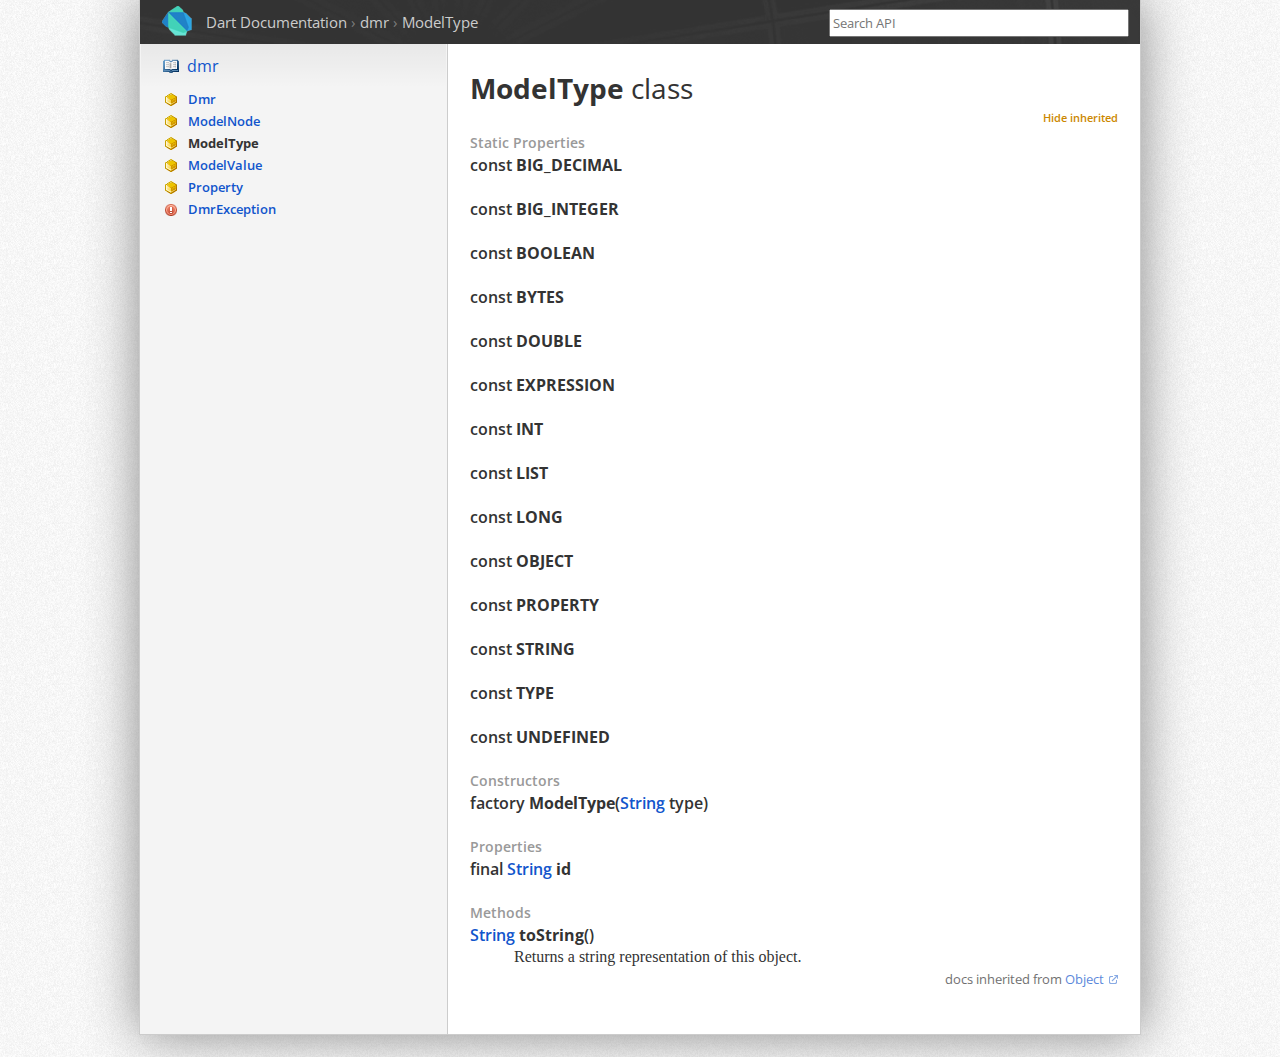
<file: dmr/ModelType.html>
<!DOCTYPE html>
        <html>
        <head>
                <meta charset="utf-8">
        <title>ModelType class / dmr Library / Dart Documentation</title>
        <link rel="stylesheet" type="text/css"
            href="../styles.css">
        <link href="//fonts.googleapis.com/css?family=Open+Sans:400,600,700,800" rel="stylesheet" type="text/css">
        <link rel="shortcut icon" href="../favicon.ico">
        
        </head>
        <body data-library="dmr" data-type="ModelType">
        <div class="page">
        <div class="header">
          <a href="../index.html"><div class="logo"></div></a>
          <a href="../index.html">Dart Documentation</a>
         &rsaquo; <a href="../dmr.html">dmr</a> &rsaquo; <a href="../dmr/ModelType.html">ModelType</a>        <div id="search-box">
          <input type="search" name="q" id="q" autocomplete="off"
              class="search-input" placeholder="Search API">
        </div>
        
      </div>
      <div class="drop-down" id="drop-down"></div>
      
        <div class="nav">
        
</div>
<div class="content">
        <h2><strong>ModelType</strong>
          class
        </h2>
        
<button id="show-inherited" class="show-inherited">Hide inherited</button>
<div class="doc">
<pre class="source">
class ModelType {

 static const BIG_DECIMAL = const ModelType._internal("d", "BIG_DECIMAL");
 static const BIG_INTEGER = const ModelType._internal("i", "BIG_INTEGER");
 static const BOOLEAN = const ModelType._internal("Z", "BOOLEAN");
 static const BYTES = const ModelType._internal("b", "BYTES");
 static const DOUBLE = const ModelType._internal("D", "DOUBLE");
 static const EXPRESSION = const ModelType._internal("e", "EXPRESSION");
 static const INT = const ModelType._internal("I", "INT");
 static const LIST = const ModelType._internal("l", "LIST");
 static const LONG = const ModelType._internal("J", "LONG");
 static const OBJECT = const ModelType._internal("o", "OBJECT");
 static const PROPERTY = const ModelType._internal("p", "PROPERTY");
 static const STRING = const ModelType._internal("s", "STRING"); // also S for long string
 static const TYPE = const ModelType._internal("t", "TYPE");
 static const UNDEFINED = const ModelType._internal("u", "UNDEFINED");

 final String _id;
 final String _name;

 const ModelType._internal(this._id, this._name);

 factory ModelType(String type) {
   switch (type) {
     case "d": return BIG_DECIMAL;
     case "i": return BIG_INTEGER;
     case "Z": return BOOLEAN;
     case "b": return BYTES;
     case "D": return DOUBLE;
     case "e": return EXPRESSION;
     case "I": return INT;
     case "l": return LIST;
     case "J": return LONG;
     case "o": return OBJECT;
     case "p": return PROPERTY;
     case "s": return STRING;
     case "t": return TYPE;
     default: return UNDEFINED;
   }
 }

 String toString() =&gt; _name;

 String get id =&gt; _id;
}
</pre>
</div>
<div>
<h3>Static Properties</h3>
<div class="field"><h4 id="BIG_DECIMAL">
<button class="show-code">Code</button>
const         <strong>BIG_DECIMAL</strong> <a class="anchor-link"
            href="#BIG_DECIMAL"
            title="Permalink to ModelType.BIG_DECIMAL">#</a>
        </h4>
        <div class="doc">
<pre class="source">
static const BIG_DECIMAL = const ModelType._internal("d", "BIG_DECIMAL")
</pre>
</div>
</div>
<div class="field"><h4 id="BIG_INTEGER">
<button class="show-code">Code</button>
const         <strong>BIG_INTEGER</strong> <a class="anchor-link"
            href="#BIG_INTEGER"
            title="Permalink to ModelType.BIG_INTEGER">#</a>
        </h4>
        <div class="doc">
<pre class="source">
static const BIG_INTEGER = const ModelType._internal("i", "BIG_INTEGER")
</pre>
</div>
</div>
<div class="field"><h4 id="BOOLEAN">
<button class="show-code">Code</button>
const         <strong>BOOLEAN</strong> <a class="anchor-link"
            href="#BOOLEAN"
            title="Permalink to ModelType.BOOLEAN">#</a>
        </h4>
        <div class="doc">
<pre class="source">
static const BOOLEAN = const ModelType._internal("Z", "BOOLEAN")
</pre>
</div>
</div>
<div class="field"><h4 id="BYTES">
<button class="show-code">Code</button>
const         <strong>BYTES</strong> <a class="anchor-link"
            href="#BYTES"
            title="Permalink to ModelType.BYTES">#</a>
        </h4>
        <div class="doc">
<pre class="source">
static const BYTES = const ModelType._internal("b", "BYTES")
</pre>
</div>
</div>
<div class="field"><h4 id="DOUBLE">
<button class="show-code">Code</button>
const         <strong>DOUBLE</strong> <a class="anchor-link"
            href="#DOUBLE"
            title="Permalink to ModelType.DOUBLE">#</a>
        </h4>
        <div class="doc">
<pre class="source">
static const DOUBLE = const ModelType._internal("D", "DOUBLE")
</pre>
</div>
</div>
<div class="field"><h4 id="EXPRESSION">
<button class="show-code">Code</button>
const         <strong>EXPRESSION</strong> <a class="anchor-link"
            href="#EXPRESSION"
            title="Permalink to ModelType.EXPRESSION">#</a>
        </h4>
        <div class="doc">
<pre class="source">
static const EXPRESSION = const ModelType._internal("e", "EXPRESSION")
</pre>
</div>
</div>
<div class="field"><h4 id="INT">
<button class="show-code">Code</button>
const         <strong>INT</strong> <a class="anchor-link"
            href="#INT"
            title="Permalink to ModelType.INT">#</a>
        </h4>
        <div class="doc">
<pre class="source">
static const INT = const ModelType._internal("I", "INT")
</pre>
</div>
</div>
<div class="field"><h4 id="LIST">
<button class="show-code">Code</button>
const         <strong>LIST</strong> <a class="anchor-link"
            href="#LIST"
            title="Permalink to ModelType.LIST">#</a>
        </h4>
        <div class="doc">
<pre class="source">
static const LIST = const ModelType._internal("l", "LIST")
</pre>
</div>
</div>
<div class="field"><h4 id="LONG">
<button class="show-code">Code</button>
const         <strong>LONG</strong> <a class="anchor-link"
            href="#LONG"
            title="Permalink to ModelType.LONG">#</a>
        </h4>
        <div class="doc">
<pre class="source">
static const LONG = const ModelType._internal("J", "LONG")
</pre>
</div>
</div>
<div class="field"><h4 id="OBJECT">
<button class="show-code">Code</button>
const         <strong>OBJECT</strong> <a class="anchor-link"
            href="#OBJECT"
            title="Permalink to ModelType.OBJECT">#</a>
        </h4>
        <div class="doc">
<pre class="source">
static const OBJECT = const ModelType._internal("o", "OBJECT")
</pre>
</div>
</div>
<div class="field"><h4 id="PROPERTY">
<button class="show-code">Code</button>
const         <strong>PROPERTY</strong> <a class="anchor-link"
            href="#PROPERTY"
            title="Permalink to ModelType.PROPERTY">#</a>
        </h4>
        <div class="doc">
<pre class="source">
static const PROPERTY = const ModelType._internal("p", "PROPERTY")
</pre>
</div>
</div>
<div class="field"><h4 id="STRING">
<button class="show-code">Code</button>
const         <strong>STRING</strong> <a class="anchor-link"
            href="#STRING"
            title="Permalink to ModelType.STRING">#</a>
        </h4>
        <div class="doc">
<pre class="source">
static const STRING = const ModelType._internal("s", "STRING")
</pre>
</div>
</div>
<div class="field"><h4 id="TYPE">
<button class="show-code">Code</button>
const         <strong>TYPE</strong> <a class="anchor-link"
            href="#TYPE"
            title="Permalink to ModelType.TYPE">#</a>
        </h4>
        <div class="doc">
<pre class="source">
static const TYPE = const ModelType._internal("t", "TYPE")
</pre>
</div>
</div>
<div class="field"><h4 id="UNDEFINED">
<button class="show-code">Code</button>
const         <strong>UNDEFINED</strong> <a class="anchor-link"
            href="#UNDEFINED"
            title="Permalink to ModelType.UNDEFINED">#</a>
        </h4>
        <div class="doc">
<pre class="source">
static const UNDEFINED = const ModelType._internal("u", "UNDEFINED")
</pre>
</div>
</div>
</div>
<div>
<h3>Constructors</h3>
<div class="method"><h4 id="ModelType">
<button class="show-code">Code</button>
factory <strong>ModelType</strong>(<a href="http://api.dartlang.org/dart_core/String.html">String</a> type) <a class="anchor-link" href="#ModelType"
              title="Permalink to ModelType.ModelType">#</a></h4>
<div class="doc">
<pre class="source">
factory ModelType(String type) {
 switch (type) {
   case "d": return BIG_DECIMAL;
   case "i": return BIG_INTEGER;
   case "Z": return BOOLEAN;
   case "b": return BYTES;
   case "D": return DOUBLE;
   case "e": return EXPRESSION;
   case "I": return INT;
   case "l": return LIST;
   case "J": return LONG;
   case "o": return OBJECT;
   case "p": return PROPERTY;
   case "s": return STRING;
   case "t": return TYPE;
   default: return UNDEFINED;
 }
}
</pre>
</div>
</div>
</div>
<div>
<h3>Properties</h3>
<div class="field"><h4 id="id">
<button class="show-code">Code</button>
final <a href="http://api.dartlang.org/dart_core/String.html">String</a>         <strong>id</strong> <a class="anchor-link"
            href="#id"
            title="Permalink to ModelType.id">#</a>
        </h4>
        <div class="doc">
<pre class="source">
String get id =&gt; _id;
</pre>
</div>
</div>
</div>
<div>
<h3>Methods</h3>
<div class="method"><h4 id="toString">
<button class="show-code">Code</button>
<a href="http://api.dartlang.org/dart_core/String.html">String</a> <strong>toString</strong>() <a class="anchor-link" href="#toString"
              title="Permalink to ModelType.toString">#</a></h4>
<div class="doc">
<div class="inherited">
<p>Returns a string representation of this object.</p>
<div class="docs-inherited-from">docs inherited from <a href="http://api.dartlang.org/dart_core/Object.html">Object</a> </div></div>
<pre class="source">
String toString() =&gt; _name;
</pre>
</div>
</div>
</div>
        </div>
        <div class="clear"></div>
        </div>
        <div class="footer">
          
        </div>
        <script async src="../client-live-nav.js"></script>
        </body></html>
</file>
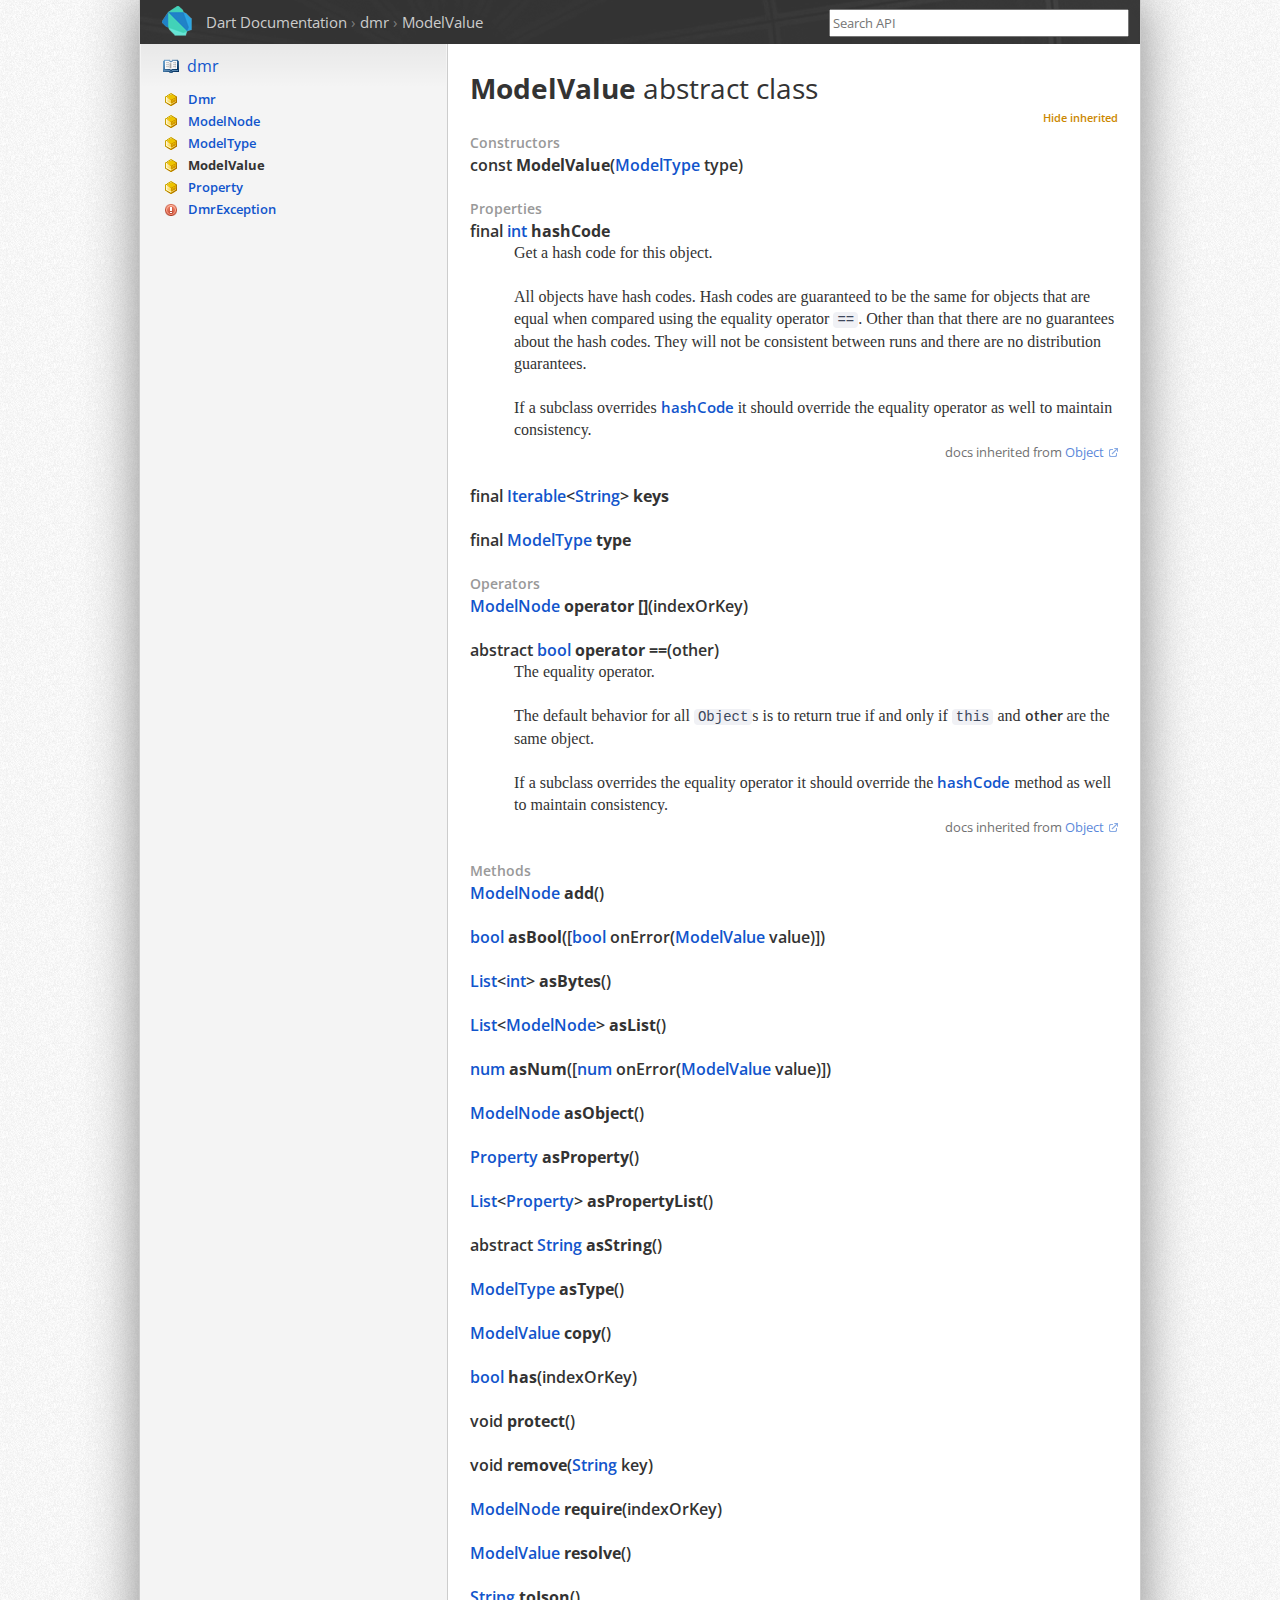
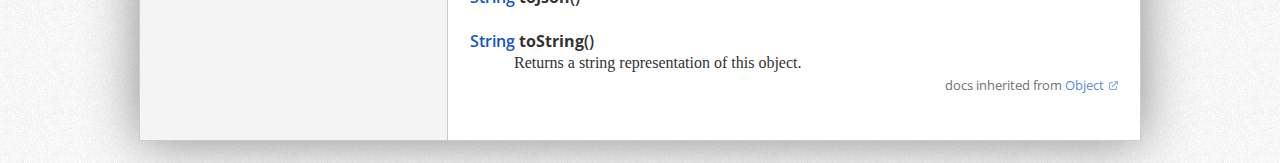
<file: dmr/ModelValue.html>
<!DOCTYPE html>
        <html>
        <head>
                <meta charset="utf-8">
        <title>ModelValue abstract class / dmr Library / Dart Documentation</title>
        <link rel="stylesheet" type="text/css"
            href="../styles.css">
        <link href="//fonts.googleapis.com/css?family=Open+Sans:400,600,700,800" rel="stylesheet" type="text/css">
        <link rel="shortcut icon" href="../favicon.ico">
        
        </head>
        <body data-library="dmr" data-type="ModelValue">
        <div class="page">
        <div class="header">
          <a href="../index.html"><div class="logo"></div></a>
          <a href="../index.html">Dart Documentation</a>
         &rsaquo; <a href="../dmr.html">dmr</a> &rsaquo; <a href="../dmr/ModelValue.html">ModelValue</a>        <div id="search-box">
          <input type="search" name="q" id="q" autocomplete="off"
              class="search-input" placeholder="Search API">
        </div>
        
      </div>
      <div class="drop-down" id="drop-down"></div>
      
        <div class="nav">
        
</div>
<div class="content">
        <h2><strong>ModelValue</strong>
          abstract class
        </h2>
        
<button id="show-inherited" class="show-inherited">Hide inherited</button>
<div class="doc">
<pre class="source">
abstract class ModelValue {

 final ModelType type;

 const ModelValue(this.type);

 num asNum([num onError(ModelValue value)]) {
   throw new UnsupportedError("asNum() is not supported in $runtimeType");
 }

 bool asBool([bool onError(ModelValue value)]) {
   throw new UnsupportedError("asBool() is not supported in $runtimeType");
 }

 String asString();

 List&lt;int&gt; asBytes() {
   throw new UnsupportedError("asBytes() is not supported in $runtimeType");
 }

 Property asProperty() {
   throw new UnsupportedError("asProperty() is not supported in $runtimeType");
 }

 List&lt;Property&gt; asPropertyList() {
   throw new UnsupportedError("asPropertyList() is not supported in $runtimeType");
 }

 ModelNode asObject() {
   throw new UnsupportedError("asObject() is not supported in $runtimeType");
 }

 List&lt;ModelNode&gt; asList() {
   throw new UnsupportedError("asList() is not supported in $runtimeType");
 }

 ModelType asType() {
   throw new UnsupportedError("asType() is not supported in $runtimeType");
 }

 ModelNode operator [](indexOrKey) {
   throw new RangeError.value(indexOrKey);
 }

 bool has(indexOrKey) =&gt; false;

 ModelNode require(indexOrKey) {
   throw new RangeError.value(indexOrKey);
 }

 ModelNode add() {
   throw new UnsupportedError("add() is not supported in $runtimeType");
 }

 void remove(String key) {
   throw new UnsupportedError("remove() is not supported in $runtimeType");
 }

 Iterable&lt;String&gt; get keys {
   throw new UnsupportedError("keys() is not supported in $runtimeType");
 }

 void protect() {
   // nop
 }

 ModelValue copy() =&gt; this;

 ModelValue resolve() =&gt; copy();

 bool operator ==(other);

 int get hashCode;

 void _indent(StringBuffer buffer, int count) =&gt; buffer.writeAll(new List.filled(count, "    "));

 void _format(StringBuffer buffer, bool json, [int indent = 0]) =&gt; buffer.write(asString());

 String toString() {
   final StringBuffer buffer = new StringBuffer();
   _format(buffer, false);
   return buffer.toString();
 }

 String toJson() {
   final StringBuffer buffer = new StringBuffer();
   _format(buffer, true);
   return buffer.toString();
 }

 void _writeExternal(_DataOutput output) {
   // nothing by default
 }
}
</pre>
</div>
<div>
<h3>Constructors</h3>
<div class="method"><h4 id="ModelValue">
<button class="show-code">Code</button>
const <strong>ModelValue</strong>(<a href="../dmr/ModelType.html">ModelType</a> type) <a class="anchor-link" href="#ModelValue"
              title="Permalink to ModelValue.ModelValue">#</a></h4>
<div class="doc">
<pre class="source">
const ModelValue(this.type);
</pre>
</div>
</div>
</div>
<div>
<h3>Properties</h3>
<div class="field"><h4 id="hashCode">
<button class="show-code">Code</button>
final <a href="http://api.dartlang.org/dart_core/int.html">int</a>         <strong>hashCode</strong> <a class="anchor-link"
            href="#hashCode"
            title="Permalink to ModelValue.hashCode">#</a>
        </h4>
        <div class="doc">
<div class="inherited">
<p>Get a hash code for this object.</p>
<p>All objects have hash codes. Hash codes are guaranteed to be the
same for objects that are equal when compared using the equality
operator <code>==</code>. Other than that there are no guarantees about
the hash codes. They will not be consistent between runs and
there are no distribution guarantees.</p>
<p>If a subclass overrides <a class="crossref" href="../dmr/ModelValue.html#hashCode">hashCode</a> it should override the
equality operator as well to maintain consistency.</p>
<div class="docs-inherited-from">docs inherited from <a href="http://api.dartlang.org/dart_core/Object.html">Object</a> </div></div>
<pre class="source">
int get hashCode;
</pre>
</div>
</div>
<div class="field"><h4 id="keys">
<button class="show-code">Code</button>
final <a href="http://api.dartlang.org/dart_core/Iterable.html">Iterable</a>&lt;<a href="http://api.dartlang.org/dart_core/String.html">String</a>&gt;         <strong>keys</strong> <a class="anchor-link"
            href="#keys"
            title="Permalink to ModelValue.keys">#</a>
        </h4>
        <div class="doc">
<pre class="source">
Iterable&lt;String&gt; get keys {
 throw new UnsupportedError("keys() is not supported in $runtimeType");
}
</pre>
</div>
</div>
<div class="field"><h4 id="type">
<button class="show-code">Code</button>
final <a href="../dmr/ModelType.html">ModelType</a>         <strong>type</strong> <a class="anchor-link"
            href="#type"
            title="Permalink to ModelValue.type">#</a>
        </h4>
        <div class="doc">
<pre class="source">
final ModelType type
</pre>
</div>
</div>
</div>
<div>
<h3>Operators</h3>
<div class="method"><h4 id="[]">
<button class="show-code">Code</button>
<a href="../dmr/ModelNode.html">ModelNode</a> <strong>operator []</strong>(indexOrKey) <a class="anchor-link" href="#[]"
              title="Permalink to ModelValue.operator []">#</a></h4>
<div class="doc">
<pre class="source">
ModelNode operator [](indexOrKey) {
 throw new RangeError.value(indexOrKey);
}
</pre>
</div>
</div>
<div class="method"><h4 id="==">
abstract <a href="http://api.dartlang.org/dart_core/bool.html">bool</a> <strong>operator ==</strong>(other) <a class="anchor-link" href="#=="
              title="Permalink to ModelValue.operator ==">#</a></h4>
<div class="doc">
<div class="inherited">
<p>The equality operator.</p>
<p>The default behavior for all <code>Object</code>s is to return true if and
only if <code>this</code> and 
<span class="param">other</span> are the same object.</p>
<p>If a subclass overrides the equality operator it should override
the <a class="crossref" href="../dmr/ModelValue.html#hashCode">hashCode</a> method as well to maintain consistency.</p>
<div class="docs-inherited-from">docs inherited from <a href="http://api.dartlang.org/dart_core/Object.html">Object</a> </div></div>
</div>
</div>
</div>
<div>
<h3>Methods</h3>
<div class="method"><h4 id="add">
<button class="show-code">Code</button>
<a href="../dmr/ModelNode.html">ModelNode</a> <strong>add</strong>() <a class="anchor-link" href="#add"
              title="Permalink to ModelValue.add">#</a></h4>
<div class="doc">
<pre class="source">
ModelNode add() {
 throw new UnsupportedError("add() is not supported in $runtimeType");
}
</pre>
</div>
</div>
<div class="method"><h4 id="asBool">
<button class="show-code">Code</button>
<a href="http://api.dartlang.org/dart_core/bool.html">bool</a> <strong>asBool</strong>([<a href="http://api.dartlang.org/dart_core/bool.html">bool</a> onError(<a href="../dmr/ModelValue.html">ModelValue</a> value)]) <a class="anchor-link" href="#asBool"
              title="Permalink to ModelValue.asBool">#</a></h4>
<div class="doc">
<pre class="source">
bool asBool([bool onError(ModelValue value)]) {
 throw new UnsupportedError("asBool() is not supported in $runtimeType");
}
</pre>
</div>
</div>
<div class="method"><h4 id="asBytes">
<button class="show-code">Code</button>
<a href="http://api.dartlang.org/dart_core/List.html">List</a>&lt;<a href="http://api.dartlang.org/dart_core/int.html">int</a>&gt; <strong>asBytes</strong>() <a class="anchor-link" href="#asBytes"
              title="Permalink to ModelValue.asBytes">#</a></h4>
<div class="doc">
<pre class="source">
List&lt;int&gt; asBytes() {
 throw new UnsupportedError("asBytes() is not supported in $runtimeType");
}
</pre>
</div>
</div>
<div class="method"><h4 id="asList">
<button class="show-code">Code</button>
<a href="http://api.dartlang.org/dart_core/List.html">List</a>&lt;<a href="../dmr/ModelNode.html">ModelNode</a>&gt; <strong>asList</strong>() <a class="anchor-link" href="#asList"
              title="Permalink to ModelValue.asList">#</a></h4>
<div class="doc">
<pre class="source">
List&lt;ModelNode&gt; asList() {
 throw new UnsupportedError("asList() is not supported in $runtimeType");
}
</pre>
</div>
</div>
<div class="method"><h4 id="asNum">
<button class="show-code">Code</button>
<a href="http://api.dartlang.org/dart_core/num.html">num</a> <strong>asNum</strong>([<a href="http://api.dartlang.org/dart_core/num.html">num</a> onError(<a href="../dmr/ModelValue.html">ModelValue</a> value)]) <a class="anchor-link" href="#asNum"
              title="Permalink to ModelValue.asNum">#</a></h4>
<div class="doc">
<pre class="source">
num asNum([num onError(ModelValue value)]) {
 throw new UnsupportedError("asNum() is not supported in $runtimeType");
}
</pre>
</div>
</div>
<div class="method"><h4 id="asObject">
<button class="show-code">Code</button>
<a href="../dmr/ModelNode.html">ModelNode</a> <strong>asObject</strong>() <a class="anchor-link" href="#asObject"
              title="Permalink to ModelValue.asObject">#</a></h4>
<div class="doc">
<pre class="source">
ModelNode asObject() {
 throw new UnsupportedError("asObject() is not supported in $runtimeType");
}
</pre>
</div>
</div>
<div class="method"><h4 id="asProperty">
<button class="show-code">Code</button>
<a href="../dmr/Property.html">Property</a> <strong>asProperty</strong>() <a class="anchor-link" href="#asProperty"
              title="Permalink to ModelValue.asProperty">#</a></h4>
<div class="doc">
<pre class="source">
Property asProperty() {
 throw new UnsupportedError("asProperty() is not supported in $runtimeType");
}
</pre>
</div>
</div>
<div class="method"><h4 id="asPropertyList">
<button class="show-code">Code</button>
<a href="http://api.dartlang.org/dart_core/List.html">List</a>&lt;<a href="../dmr/Property.html">Property</a>&gt; <strong>asPropertyList</strong>() <a class="anchor-link" href="#asPropertyList"
              title="Permalink to ModelValue.asPropertyList">#</a></h4>
<div class="doc">
<pre class="source">
List&lt;Property&gt; asPropertyList() {
 throw new UnsupportedError("asPropertyList() is not supported in $runtimeType");
}
</pre>
</div>
</div>
<div class="method"><h4 id="asString">
abstract <a href="http://api.dartlang.org/dart_core/String.html">String</a> <strong>asString</strong>() <a class="anchor-link" href="#asString"
              title="Permalink to ModelValue.asString">#</a></h4>
<div class="doc">
</div>
</div>
<div class="method"><h4 id="asType">
<button class="show-code">Code</button>
<a href="../dmr/ModelType.html">ModelType</a> <strong>asType</strong>() <a class="anchor-link" href="#asType"
              title="Permalink to ModelValue.asType">#</a></h4>
<div class="doc">
<pre class="source">
ModelType asType() {
 throw new UnsupportedError("asType() is not supported in $runtimeType");
}
</pre>
</div>
</div>
<div class="method"><h4 id="copy">
<button class="show-code">Code</button>
<a href="../dmr/ModelValue.html">ModelValue</a> <strong>copy</strong>() <a class="anchor-link" href="#copy"
              title="Permalink to ModelValue.copy">#</a></h4>
<div class="doc">
<pre class="source">
ModelValue copy() =&gt; this;
</pre>
</div>
</div>
<div class="method"><h4 id="has">
<button class="show-code">Code</button>
<a href="http://api.dartlang.org/dart_core/bool.html">bool</a> <strong>has</strong>(indexOrKey) <a class="anchor-link" href="#has"
              title="Permalink to ModelValue.has">#</a></h4>
<div class="doc">
<pre class="source">
bool has(indexOrKey) =&gt; false;
</pre>
</div>
</div>
<div class="method"><h4 id="protect">
<button class="show-code">Code</button>
void <strong>protect</strong>() <a class="anchor-link" href="#protect"
              title="Permalink to ModelValue.protect">#</a></h4>
<div class="doc">
<pre class="source">
void protect() {
 // nop
}
</pre>
</div>
</div>
<div class="method"><h4 id="remove">
<button class="show-code">Code</button>
void <strong>remove</strong>(<a href="http://api.dartlang.org/dart_core/String.html">String</a> key) <a class="anchor-link" href="#remove"
              title="Permalink to ModelValue.remove">#</a></h4>
<div class="doc">
<pre class="source">
void remove(String key) {
 throw new UnsupportedError("remove() is not supported in $runtimeType");
}
</pre>
</div>
</div>
<div class="method"><h4 id="require">
<button class="show-code">Code</button>
<a href="../dmr/ModelNode.html">ModelNode</a> <strong>require</strong>(indexOrKey) <a class="anchor-link" href="#require"
              title="Permalink to ModelValue.require">#</a></h4>
<div class="doc">
<pre class="source">
ModelNode require(indexOrKey) {
 throw new RangeError.value(indexOrKey);
}
</pre>
</div>
</div>
<div class="method"><h4 id="resolve">
<button class="show-code">Code</button>
<a href="../dmr/ModelValue.html">ModelValue</a> <strong>resolve</strong>() <a class="anchor-link" href="#resolve"
              title="Permalink to ModelValue.resolve">#</a></h4>
<div class="doc">
<pre class="source">
ModelValue resolve() =&gt; copy();
</pre>
</div>
</div>
<div class="method"><h4 id="toJson">
<button class="show-code">Code</button>
<a href="http://api.dartlang.org/dart_core/String.html">String</a> <strong>toJson</strong>() <a class="anchor-link" href="#toJson"
              title="Permalink to ModelValue.toJson">#</a></h4>
<div class="doc">
<pre class="source">
String toJson() {
 final StringBuffer buffer = new StringBuffer();
 _format(buffer, true);
 return buffer.toString();
}
</pre>
</div>
</div>
<div class="method"><h4 id="toString">
<button class="show-code">Code</button>
<a href="http://api.dartlang.org/dart_core/String.html">String</a> <strong>toString</strong>() <a class="anchor-link" href="#toString"
              title="Permalink to ModelValue.toString">#</a></h4>
<div class="doc">
<div class="inherited">
<p>Returns a string representation of this object.</p>
<div class="docs-inherited-from">docs inherited from <a href="http://api.dartlang.org/dart_core/Object.html">Object</a> </div></div>
<pre class="source">
String toString() {
 final StringBuffer buffer = new StringBuffer();
 _format(buffer, false);
 return buffer.toString();
}
</pre>
</div>
</div>
</div>
        </div>
        <div class="clear"></div>
        </div>
        <div class="footer">
          
        </div>
        <script async src="../client-live-nav.js"></script>
        </body></html>
</file>
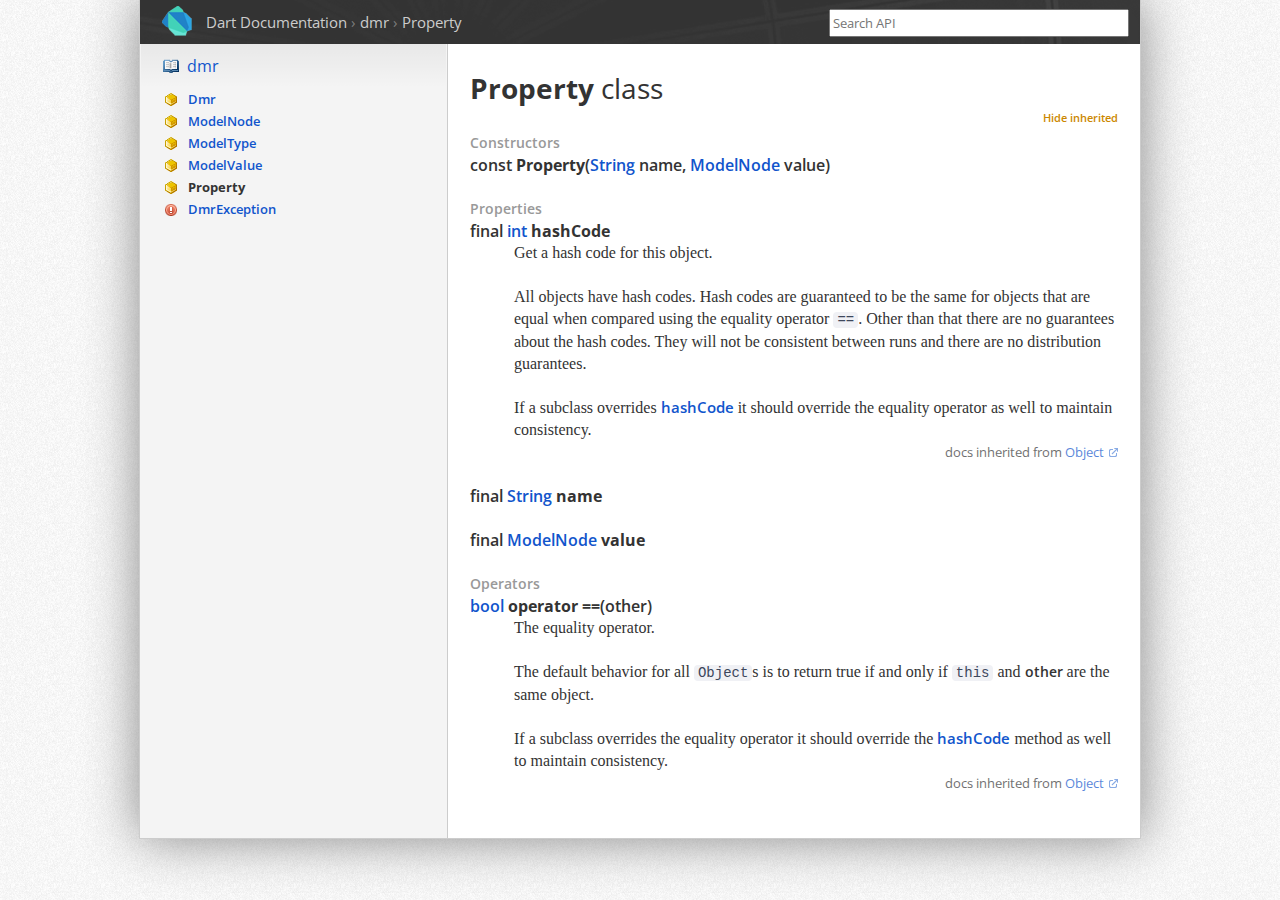
<file: dmr/Property.html>
<!DOCTYPE html>
        <html>
        <head>
                <meta charset="utf-8">
        <title>Property class / dmr Library / Dart Documentation</title>
        <link rel="stylesheet" type="text/css"
            href="../styles.css">
        <link href="//fonts.googleapis.com/css?family=Open+Sans:400,600,700,800" rel="stylesheet" type="text/css">
        <link rel="shortcut icon" href="../favicon.ico">
        
        </head>
        <body data-library="dmr" data-type="Property">
        <div class="page">
        <div class="header">
          <a href="../index.html"><div class="logo"></div></a>
          <a href="../index.html">Dart Documentation</a>
         &rsaquo; <a href="../dmr.html">dmr</a> &rsaquo; <a href="../dmr/Property.html">Property</a>        <div id="search-box">
          <input type="search" name="q" id="q" autocomplete="off"
              class="search-input" placeholder="Search API">
        </div>
        
      </div>
      <div class="drop-down" id="drop-down"></div>
      
        <div class="nav">
        
</div>
<div class="content">
        <h2><strong>Property</strong>
          class
        </h2>
        
<button id="show-inherited" class="show-inherited">Hide inherited</button>
<div class="doc">
<pre class="source">
class Property {

 final String name;

 final ModelNode value;

 const Property(this.name, this.value);

 bool operator ==(other) {
   if (identical(this, other)) {
     return true;
   } else if (other is Property) {
     var otherProperty = (other as Property);
     return name == otherProperty.name &amp;&amp; value == otherProperty.value;
   }
   return false;
 }

 int get hashCode =&gt; 31 * name.hashCode + value.hashCode;
}
</pre>
</div>
<div>
<h3>Constructors</h3>
<div class="method"><h4 id="Property">
<button class="show-code">Code</button>
const <strong>Property</strong>(<a href="http://api.dartlang.org/dart_core/String.html">String</a> name, <a href="../dmr/ModelNode.html">ModelNode</a> value) <a class="anchor-link" href="#Property"
              title="Permalink to Property.Property">#</a></h4>
<div class="doc">
<pre class="source">
const Property(this.name, this.value);
</pre>
</div>
</div>
</div>
<div>
<h3>Properties</h3>
<div class="field"><h4 id="hashCode">
<button class="show-code">Code</button>
final <a href="http://api.dartlang.org/dart_core/int.html">int</a>         <strong>hashCode</strong> <a class="anchor-link"
            href="#hashCode"
            title="Permalink to Property.hashCode">#</a>
        </h4>
        <div class="doc">
<div class="inherited">
<p>Get a hash code for this object.</p>
<p>All objects have hash codes. Hash codes are guaranteed to be the
same for objects that are equal when compared using the equality
operator <code>==</code>. Other than that there are no guarantees about
the hash codes. They will not be consistent between runs and
there are no distribution guarantees.</p>
<p>If a subclass overrides <a class="crossref" href="../dmr/Property.html#hashCode">hashCode</a> it should override the
equality operator as well to maintain consistency.</p>
<div class="docs-inherited-from">docs inherited from <a href="http://api.dartlang.org/dart_core/Object.html">Object</a> </div></div>
<pre class="source">
int get hashCode =&gt; 31 * name.hashCode + value.hashCode;
</pre>
</div>
</div>
<div class="field"><h4 id="name">
<button class="show-code">Code</button>
final <a href="http://api.dartlang.org/dart_core/String.html">String</a>         <strong>name</strong> <a class="anchor-link"
            href="#name"
            title="Permalink to Property.name">#</a>
        </h4>
        <div class="doc">
<pre class="source">
final String name
</pre>
</div>
</div>
<div class="field"><h4 id="value">
<button class="show-code">Code</button>
final <a href="../dmr/ModelNode.html">ModelNode</a>         <strong>value</strong> <a class="anchor-link"
            href="#value"
            title="Permalink to Property.value">#</a>
        </h4>
        <div class="doc">
<pre class="source">
final ModelNode value
</pre>
</div>
</div>
</div>
<div>
<h3>Operators</h3>
<div class="method"><h4 id="==">
<button class="show-code">Code</button>
<a href="http://api.dartlang.org/dart_core/bool.html">bool</a> <strong>operator ==</strong>(other) <a class="anchor-link" href="#=="
              title="Permalink to Property.operator ==">#</a></h4>
<div class="doc">
<div class="inherited">
<p>The equality operator.</p>
<p>The default behavior for all <code>Object</code>s is to return true if and
only if <code>this</code> and 
<span class="param">other</span> are the same object.</p>
<p>If a subclass overrides the equality operator it should override
the <a class="crossref" href="../dmr/Property.html#hashCode">hashCode</a> method as well to maintain consistency.</p>
<div class="docs-inherited-from">docs inherited from <a href="http://api.dartlang.org/dart_core/Object.html">Object</a> </div></div>
<pre class="source">
bool operator ==(other) {
 if (identical(this, other)) {
   return true;
 } else if (other is Property) {
   var otherProperty = (other as Property);
   return name == otherProperty.name &amp;&amp; value == otherProperty.value;
 }
 return false;
}
</pre>
</div>
</div>
</div>
        </div>
        <div class="clear"></div>
        </div>
        <div class="footer">
          
        </div>
        <script async src="../client-live-nav.js"></script>
        </body></html>
</file>
<file: styles.css>
/* Reset */
body, h1, h2, h3, h4, li, ol, p, pre, section, ul {
  margin: 0;
  padding: 0;
}

body {
  font-family: Georgia, serif;
  background: #e8e8e8;
  color: #333;
  background-image: url('body-bg.png');
  background-repeat: repeat;
}

h2 {
  font: 400 28px/44px 'Open Sans', 'Lucida Sans Unicode', 'Lucida Grande',
      sans-serif;
}

h3 {
  font: 600 14px/22px 'Open Sans', 'Lucida Sans Unicode', 'Lucida Grande',
      sans-serif;
  color: #999;
  margin: 22px 0 0 0;
}

h4 {
  font: 600 16px/22px 'Open Sans', 'Lucida Sans Unicode', 'Lucida Grande',
      sans-serif;
}

p {
  font-size: 16px;
  line-height: 22px;
  margin: 0 0 22px 0;
}

h3 + p {
  /* Text immediately following a subheader should be snug with it. */
  margin-top: 0;
}

strong {
  font-weight: 700;
}

pre, code {
  font: 14px/22px Menlo, Monaco, Consolas, Courier, monospace;
  color: hsl(220, 20%, 30%);
  background: hsl(220, 20%, 95%);
  margin: 22px 0;
  padding: 0 4px;
  border-radius: 4px;
  overflow-x:auto;
  overflow-y:hidden;
}

pre > code {
  padding: 0;
}

a {
  color: #15c;
  text-decoration: none;
}

a:hover {
  text-decoration: underline;
}

a:visited {
  color: #15c;
}

li {
  font-size: 16px;
  line-height: 22px;
}

/* First paragraph in an li is snug, but others are spaced out. */
li p:first-child {
  margin: 0 0 0 0;
}

li > p {
  margin: 22px 0 0 0;
}

ol, ul {
  padding-left: 22px;
}

hr {
  border: none;
  height: 1px;
  background: #ccc;
  margin: 22px 0 21px 0;
}

hr + h2 {
  margin-top: 21px; /* To compensate for the thickness of the hr. */
}

.page {
  max-width: 1000px;
  background: #fff;
  margin: 0 auto 22px auto;
  border: solid 1px #ccc;
  border-top: none;
  box-shadow: 0 0 50px #888;

  background-image: url('content-bg.png');
  background-repeat: repeat-y;

  position: relative;
}

.header {
  background: #333;
  background-image: url('header-bg.png');
  height: 44px;
  color: hsl(0, 0%, 50%);
  font: 400 15px/44px 'Open Sans', 'Lucida Sans Unicode', 'Lucida Grande',
      sans-serif;
}

.header .logo {
  background-image: url('dart-logo-small.png');
  width: 66px;
  height: 44px;
  float: left;
}

.header a {
  color: hsl(0, 0%, 80%);
}

.header a:hover {
  color: hsl(0, 0%, 100%);
}

.header #search-box {
  display: inline;
  float: right;
  margin-right: 11px;
}

.search-input, .drop-down {
  font: 400 13px/22px 'Open Sans', 'Lucida Sans Unicode', 'Lucida Grande',
      sans-serif;
  width: 300px;
}

.drop-down {
  visibility: hidden;
  z-index: 1000;
  position: absolute;
  right: 10px;
  top: 36px;
  border: 1px #CCC solid;
  background-color: white;
  -webkit-box-shadow: 0 5px 10px rgba(0, 0, 0, 0.2);
  -moz-box-shadow: 0 5px 10px rgba(0, 0, 0, 0.2);
  box-shadow: 0 5px 10px rgba(0, 0, 0, 0.2);
}

.drop-down-table {
  width: 100%;
}

.drop-down-link-tr {
  padding: 4px 0px;
  cursor: pointer;
}
.drop-down-link-td {
  border-bottom: 1px solid #EEE;
}

.drop-down-link-tr:hover {
  background: #EEE;
  color: #333;
}

.drop-down-link-select {
  background: #15C;
  color: white;
}

.drop-down-link-select:hover {
  background: #2AF;
  color: white;
}

.drop-down-link-kind, .drop-down-link-library {
  font: 400 10px/10px 'Open Sans', 'Lucida Sans Unicode', 'Lucida Grande',
      sans-serif;
}

.drop-down-link-library {
  text-align: right;
}

.drop-down-link-highlight {
  font-weight:bold;
}

.nav {
  float: left;
  width: 263px; /* 12 x 22px - 1 for border */
  padding: 0 22px;
  overflow: hidden;
  background: #f4f4f4;
  border-right: solid 1px #ccc;
}

.nav h2 {
  font: 400 16px/22px 'Open Sans', 'Lucida Sans Unicode', 'Lucida Grande',
      sans-serif;
  margin: 0 -21px;
  padding: 11px 22px;

  /* Using http://www.colorzilla.com/gradient-editor/ */
  background: -moz-linear-gradient(top, hsla(0,0%,0%,0.05) 0%, hsla(0,0%,0%,0) 100%);
  background: -webkit-gradient(linear, left top, left bottom, color-stop(0%,hsla(0,0%,0%,0.05)), color-stop(100%,hsla(0,0%,0%,0)));
  background: -webkit-linear-gradient(top, hsla(0,0%,0%,0.05) 0%,hsla(0,0%,0%,0) 100%);
  background: -o-linear-gradient(top, hsla(0,0%,0%,0.05) 0%,hsla(0,0%,0%,0) 100%);
  background: -ms-linear-gradient(top, hsla(0,0%,0%,0.05) 0%,hsla(0,0%,0%,0) 100%);
  background: linear-gradient(top, hsla(0,0%,0%,0.05) 0%,hsla(0,0%,0%,0) 100%);
}

ul.icon {
  margin: 0 0 22px 0;
  padding: 0;
}

ul.icon li {
  font: 600 13px/22px 'Open Sans', 'Lucida Sans Unicode', 'Lucida Grande',
      sans-serif;
  list-style-type: none;
  white-space: nowrap;
}

/* Indent nested lists. */
ul.icon ul {
  margin-left: 22px;
}

.icon-class,
.icon-exception,
.icon-interface {
  display: inline-block;
  width: 14px;
  height: 14px;
  margin: 5px 10px 0 2px;
  vertical-align: top;
}

.icon-class     { background: url('class.png');     }
.icon-exception { background: url('exception.png'); }
.icon-interface { background: url('interface.png'); }

.icon-library {
  background: url('library.png');
  width: 16px;
  height: 14px;
  display: inline-block;
  margin: 4px 8px 0 0;
  vertical-align: top;
}

.type-box {
  display: inline-block;
  font: 600 13px/22px 'Open Sans', 'Lucida Sans Unicode', 'Lucida Grande',
      sans-serif;
  background: #f4f4f4;
  padding: 0 6px 0 3px;
  border-radius: 4px;
}

.type-box .icon-class,
.type-box .icon-exception,
.type-box .icon-interface {
  /* Make a little snugger with the text. */
  margin-right: 5px;
}

.content {
  margin-left: 308px; /* 14 x 22 */
  padding: 22px 22px;
}

.clear {
  clear: both;
}

.footer {
  max-width: 956px; /* 1000 - 22 - 22 */
  text-align: center;
  margin: 22px auto;
  color: #888;
}

.footer p {
  font: 400 13px/22px 'Open Sans', 'Lucida Sans Unicode', 'Lucida Grande',
      sans-serif;
}

.inherited {
}

.inherited-from {
  font: 400 13px/22px 'Open Sans', 'Lucida Sans Unicode', 'Lucida Grande',
      sans-serif;
  text-align: right;
  opacity: 0.7;
}

.inherited-from, .docs-inherited-from {
  font: 400 13px/22px 'Open Sans', 'Lucida Sans Unicode', 'Lucida Grande',
      sans-serif;
  text-align: right;
  opacity: 0.7;
}

.docs-inherited-from {
  margin-top: -22px;
}

.method .doc,
.field .doc {
  padding-left: 44px;
  /* Ensure there is some space between members with no documentation. */
  margin-bottom: 22px;
}

.param {
  font: 600 14px 'Open Sans', 'Lucida Sans Unicode', 'Lucida Grande',
      sans-serif;
}

.crossref {
  font: 600 15px 'Open Sans', 'Lucida Sans Unicode', 'Lucida Grande',
      sans-serif;
}

.doc h1 {
  font: 700 17px/22px 'Open Sans', 'Lucida Sans Unicode', 'Lucida Grande',
      sans-serif;
  color: #666;
}

.doc h2 {
  font: 600 16px/22px 'Open Sans', 'Lucida Sans Unicode',
      'Lucida Grande', sans-serif;
  color: #666;
}

/* Style external links in docs differently. */
.doc a[href^="http:"]:after,
.doc a[href^="https:"]:after {
  content: url('external-link.png');
}

/* Highlight members on hover so you can see which docs are for which member. */
.method:hover,
.field:hover {
  margin: 0 -22px;
  border: solid 4px hsl(40, 100%, 85%);
  padding: 0 18px;
  border-top: none;
  border-bottom: none;
}

/* Only show the "code" link for the highlighted member. */
.show-code, .show-inherited {
  float: right;
  font: 600 11px 'Open Sans', 'Lucida Sans Unicode', 'Lucida Grande',
      sans-serif;
  padding: 0 0 0 6px; /* In case it gets too close to the member. */
  border: none;
  background: transparent;
  margin: 0;
}

.method:hover .show-code,
.field:hover .show-code {
  display: inline;
}

/* Only show permalinks when hovered over. */
.anchor-link {
  display: none;
}

h2:hover > .anchor-link,
h4:hover > .anchor-link {
  display: inline;
}

/* Only show code when expanded. */
pre.source {
  display: none;
}

pre.source.expanded {
  display: block;
}

/* Links that don't cause a page refresh. */
.anchor-link, .anchor-link:visited,
.show-code, .show-code:visited,
.show-inherited, .show-inherited:visited {
  color: hsl(40, 100%, 40%);
  cursor: pointer;
}

.anchor-link, .anchor-link:visited,
.show-code, .show-code:visited {
  display: none;
}

.anchor-link:hover,
.show-code:hover,
.show-inherited:hover {
  color: hsl(40, 100%, 60%);
}

/* Syntax highlighting. */
/* Note: these correspond to the constants in classify.dart. */
.doc pre .e, pre.source .e { color: hsl(  0, 100%, 70%); } /* Error */
.doc pre .c, pre.source .c { color: hsl(220,  20%, 65%); } /* Comment */
.doc pre .i, pre.source .i { color: hsl(220,  20%, 20%); } /* Identifier */
.doc pre .k, pre.source .k { color: hsl(220, 100%, 50%); } /* Keyword */
.doc pre .p, pre.source .p { color: hsl(220,  20%, 50%); } /* Punctuation */
.doc pre .o, pre.source .o { color: hsl(220,  40%, 50%); } /* Operator */
.doc pre .s, pre.source .s { color: hsl( 40,  90%, 40%); } /* String */
.doc pre .n, pre.source .n { color: hsl( 30,  70%, 50%); } /* Number */
.doc pre .t, pre.source .t { color: hsl(180,  40%, 40%); } /* Type Name */
.doc pre .r, pre.source .r { color: hsl(200, 100%, 50%); } /* Special Identifier */
.doc pre .a, pre.source .a { color: hsl(220, 100%, 45%); } /* Arrow */

/* Interpolated expressions within strings. */
.doc pre .si, pre.source .si {
  background: hsl(40, 100%, 90%);
}

.doc pre .s.si, pre.source .s.si { background: hsl(40, 80%, 95%); }
.doc pre .i.si, pre.source .i.si { color: hsl(40, 30%, 30%); }
.doc pre .p.si, pre.source .p.si { color: hsl(40, 60%, 40%); }

/* Enable these to debug the grid: */

/*
body {
  background: -webkit-linear-gradient(top, #eee 0, #fff 10%, #fff 90%, #eee 100%);
  background-size: 22px 22px;
  background-repeat: repeat;
}

.page {
  background: none;
}

h1 {
  border-left: solid 4px green;
}

h2 {
  border-left: solid 4px blue;
}

h3 {
  border-left: solid 4px red;
}

h4 {
  border-left: solid 4px orange;
}

p {
  border-left: solid 4px purple;
}

section {
  border-left: solid 4px gray;
}
*/
</file>
